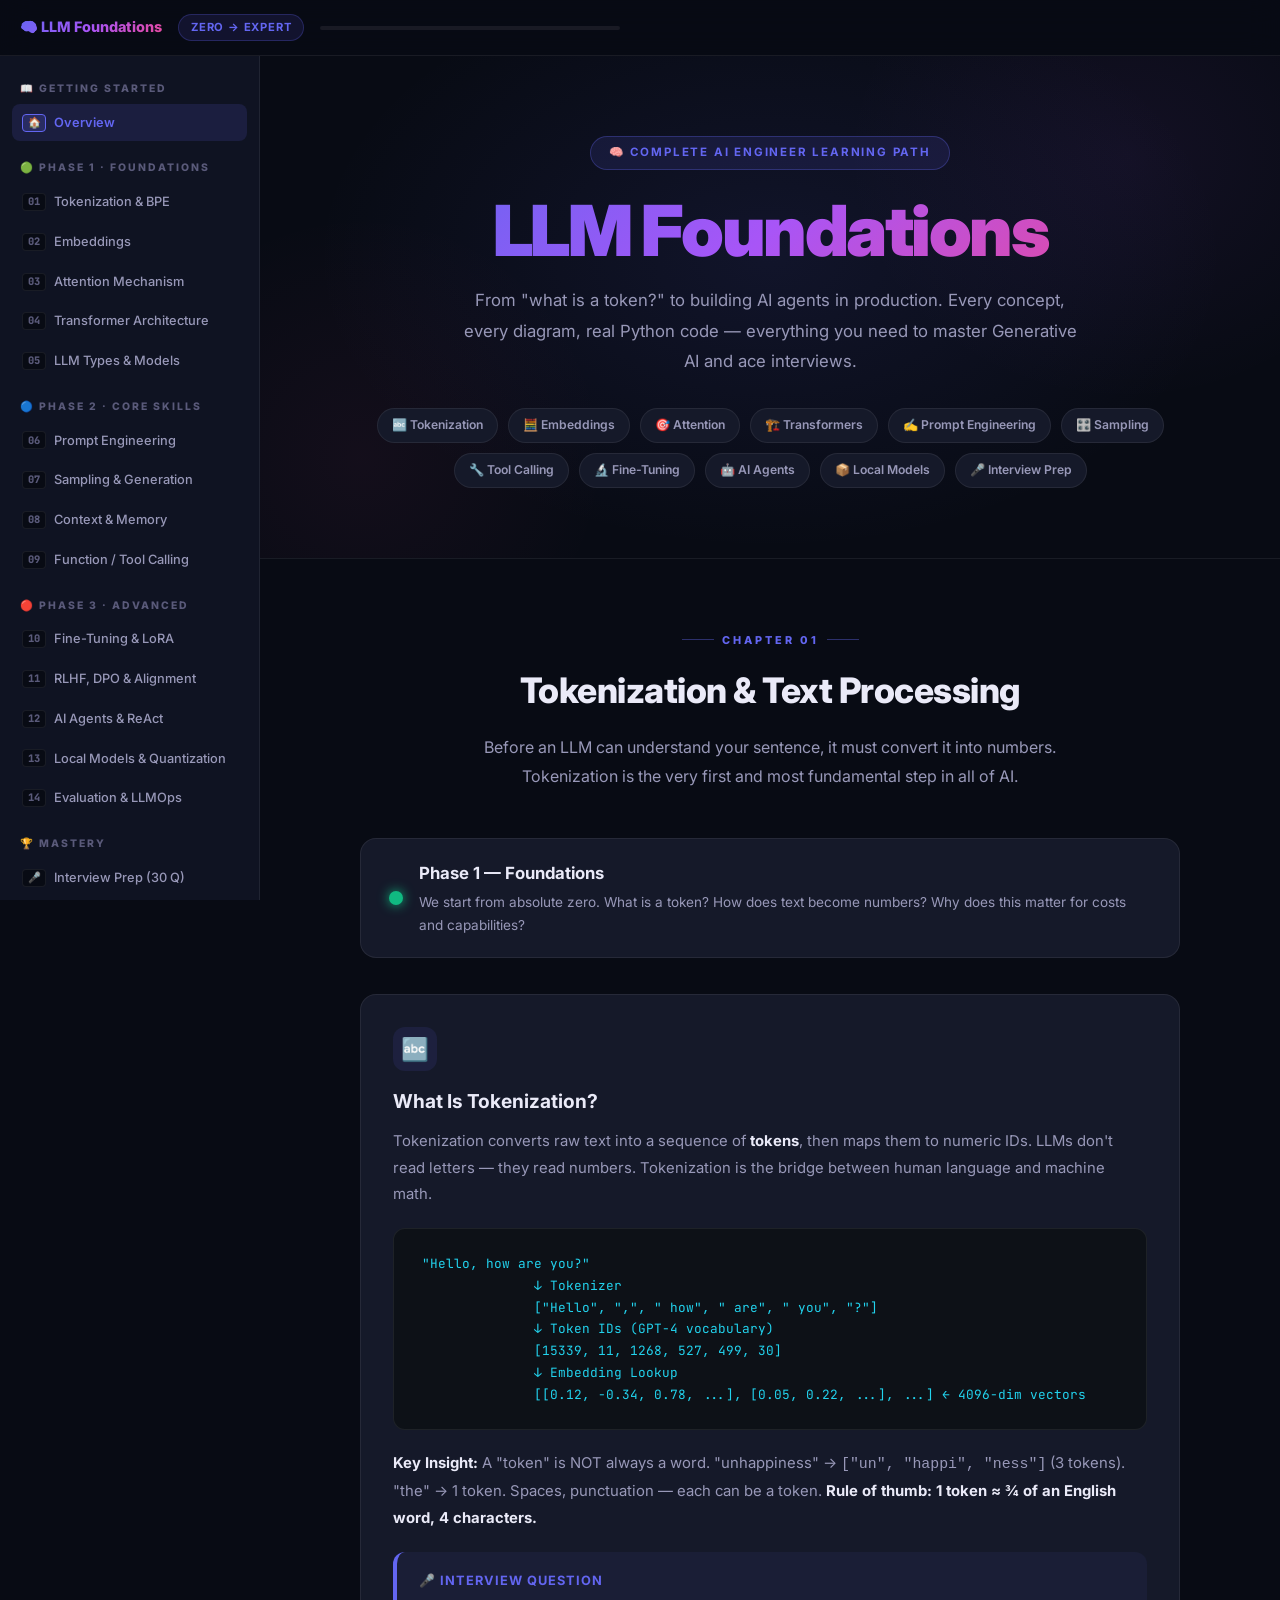
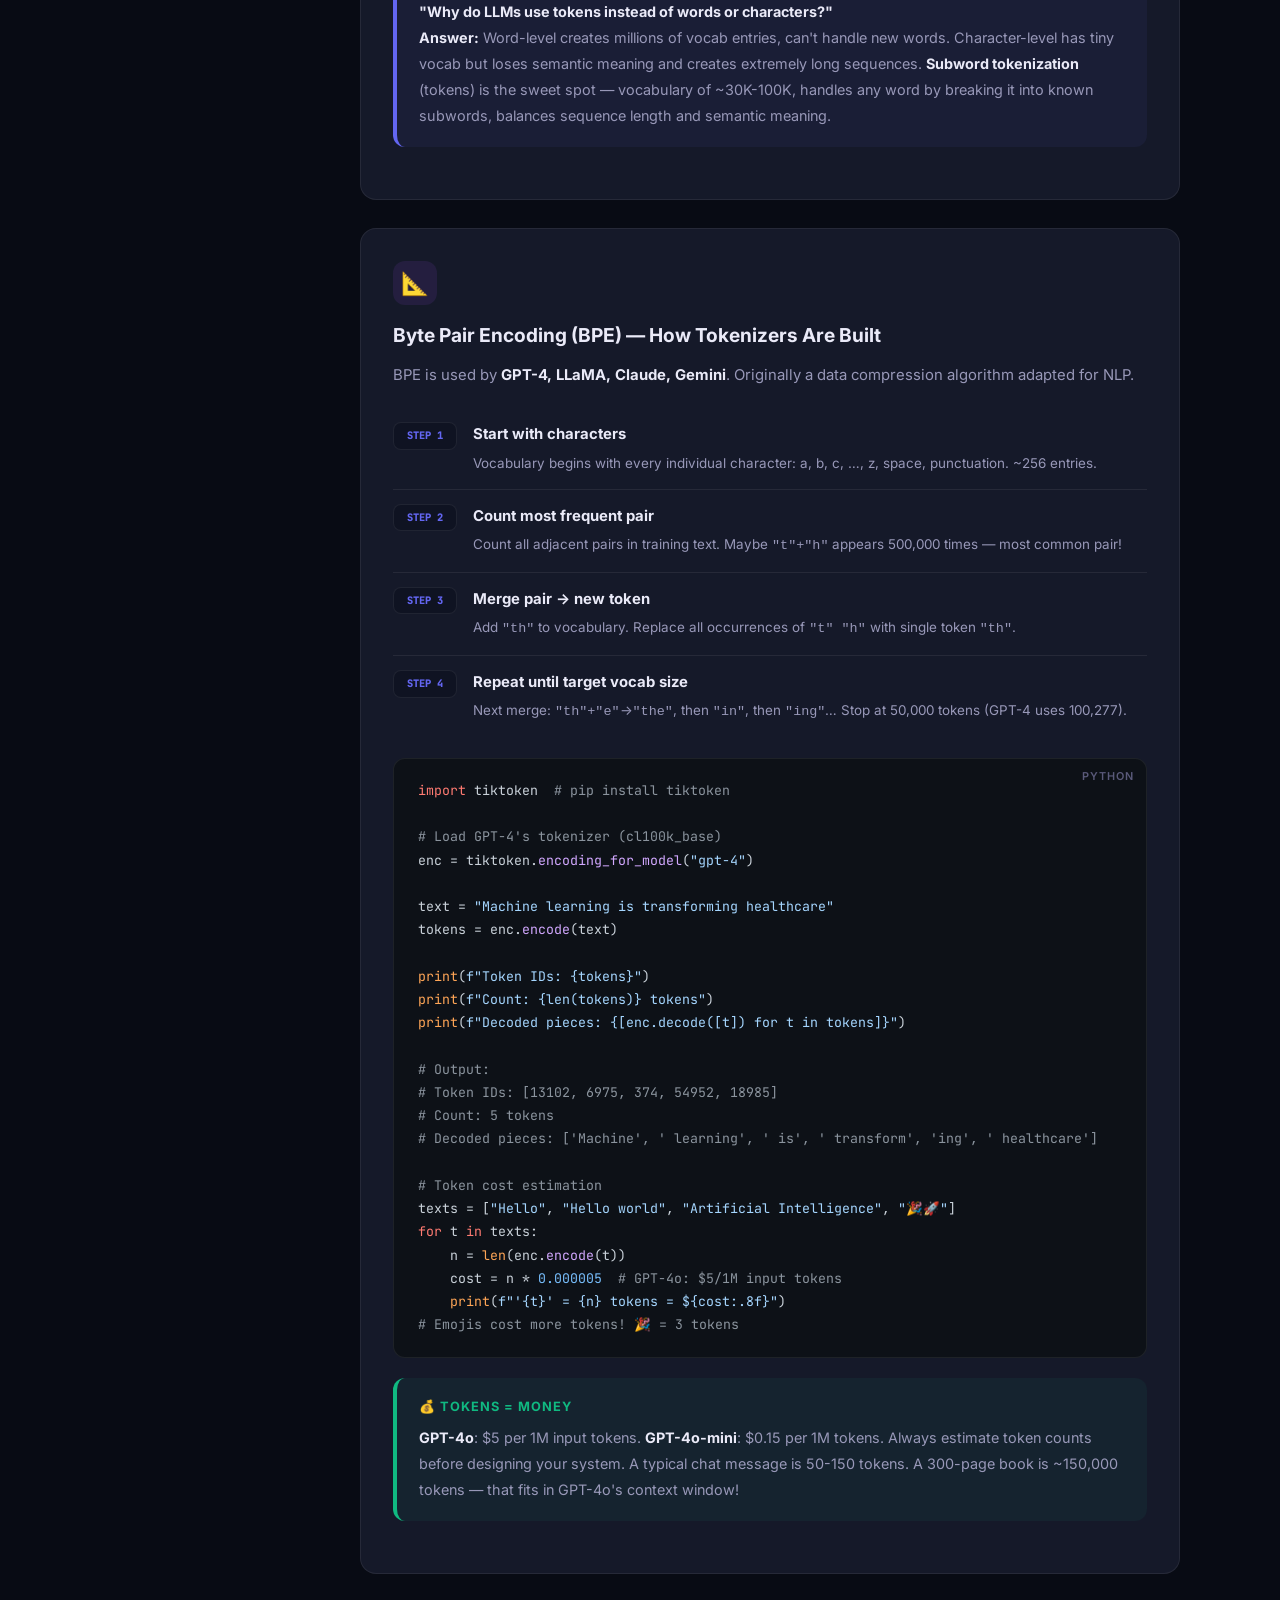
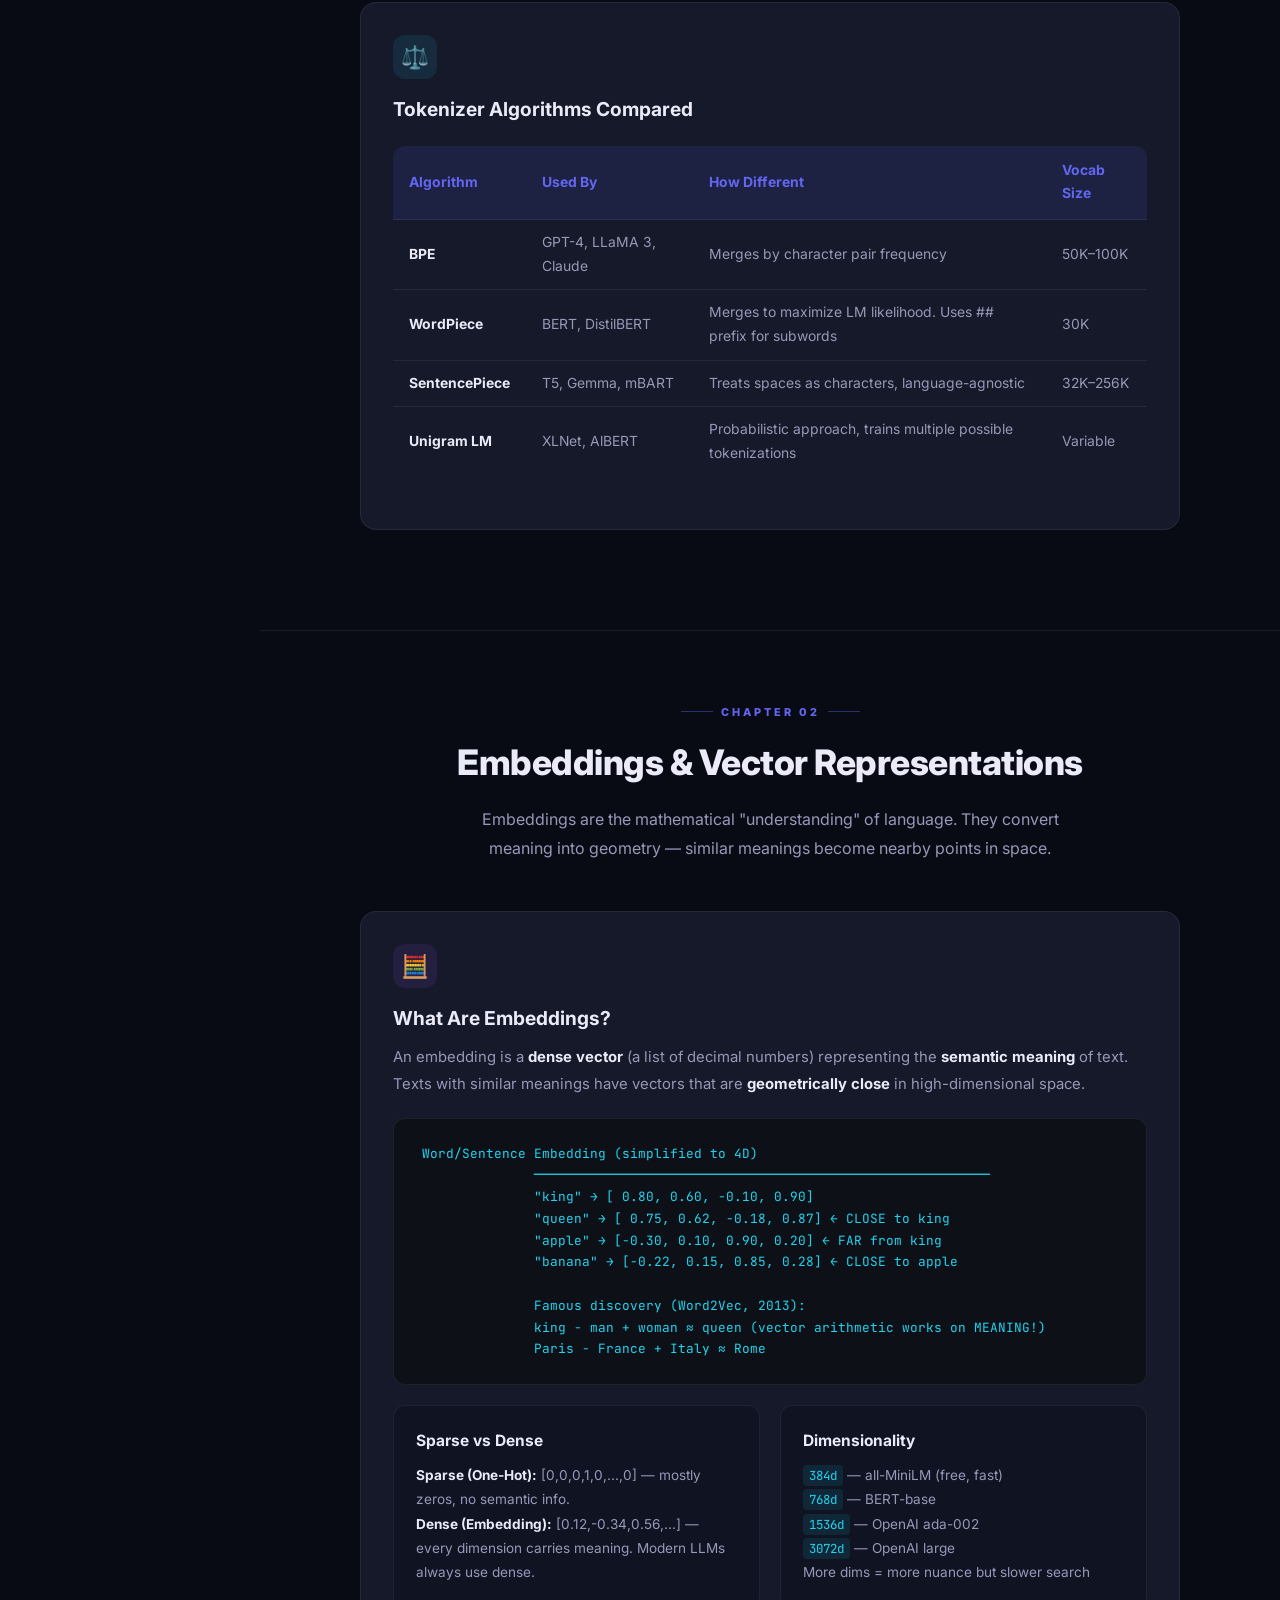
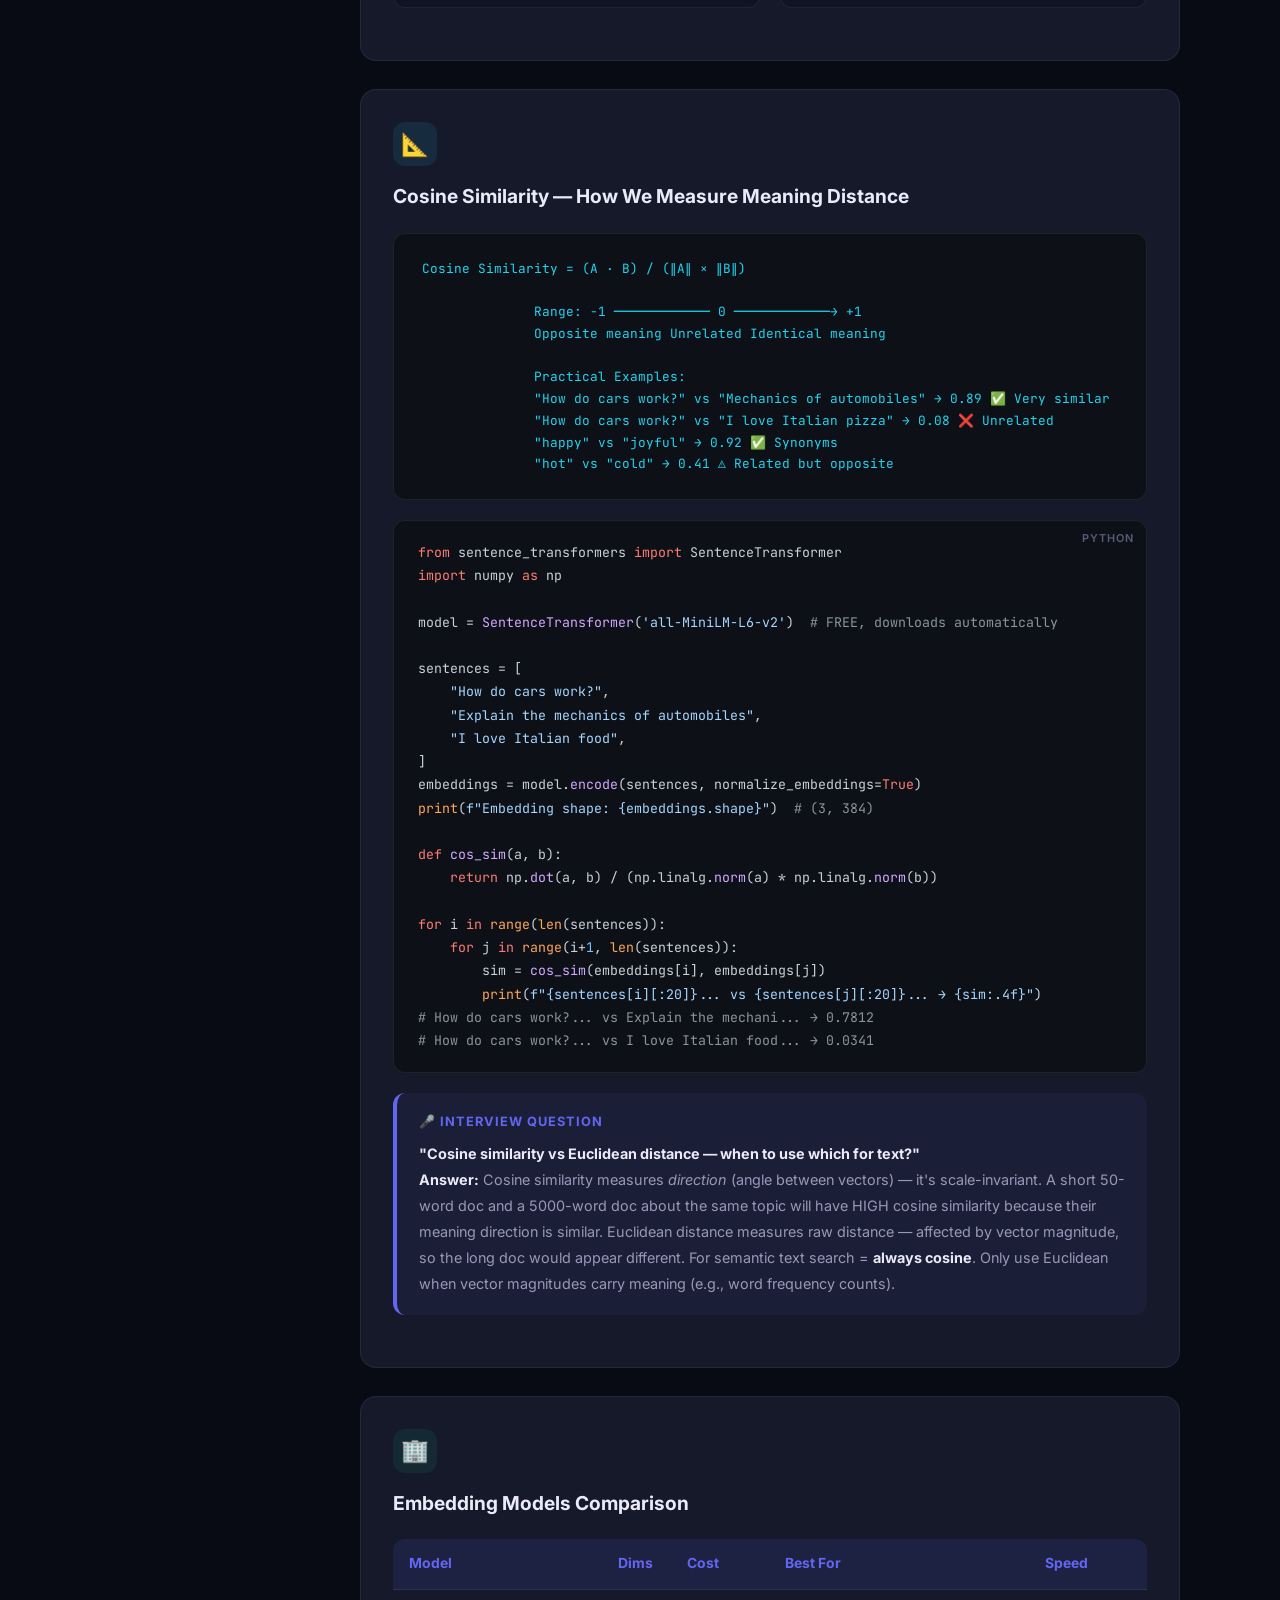
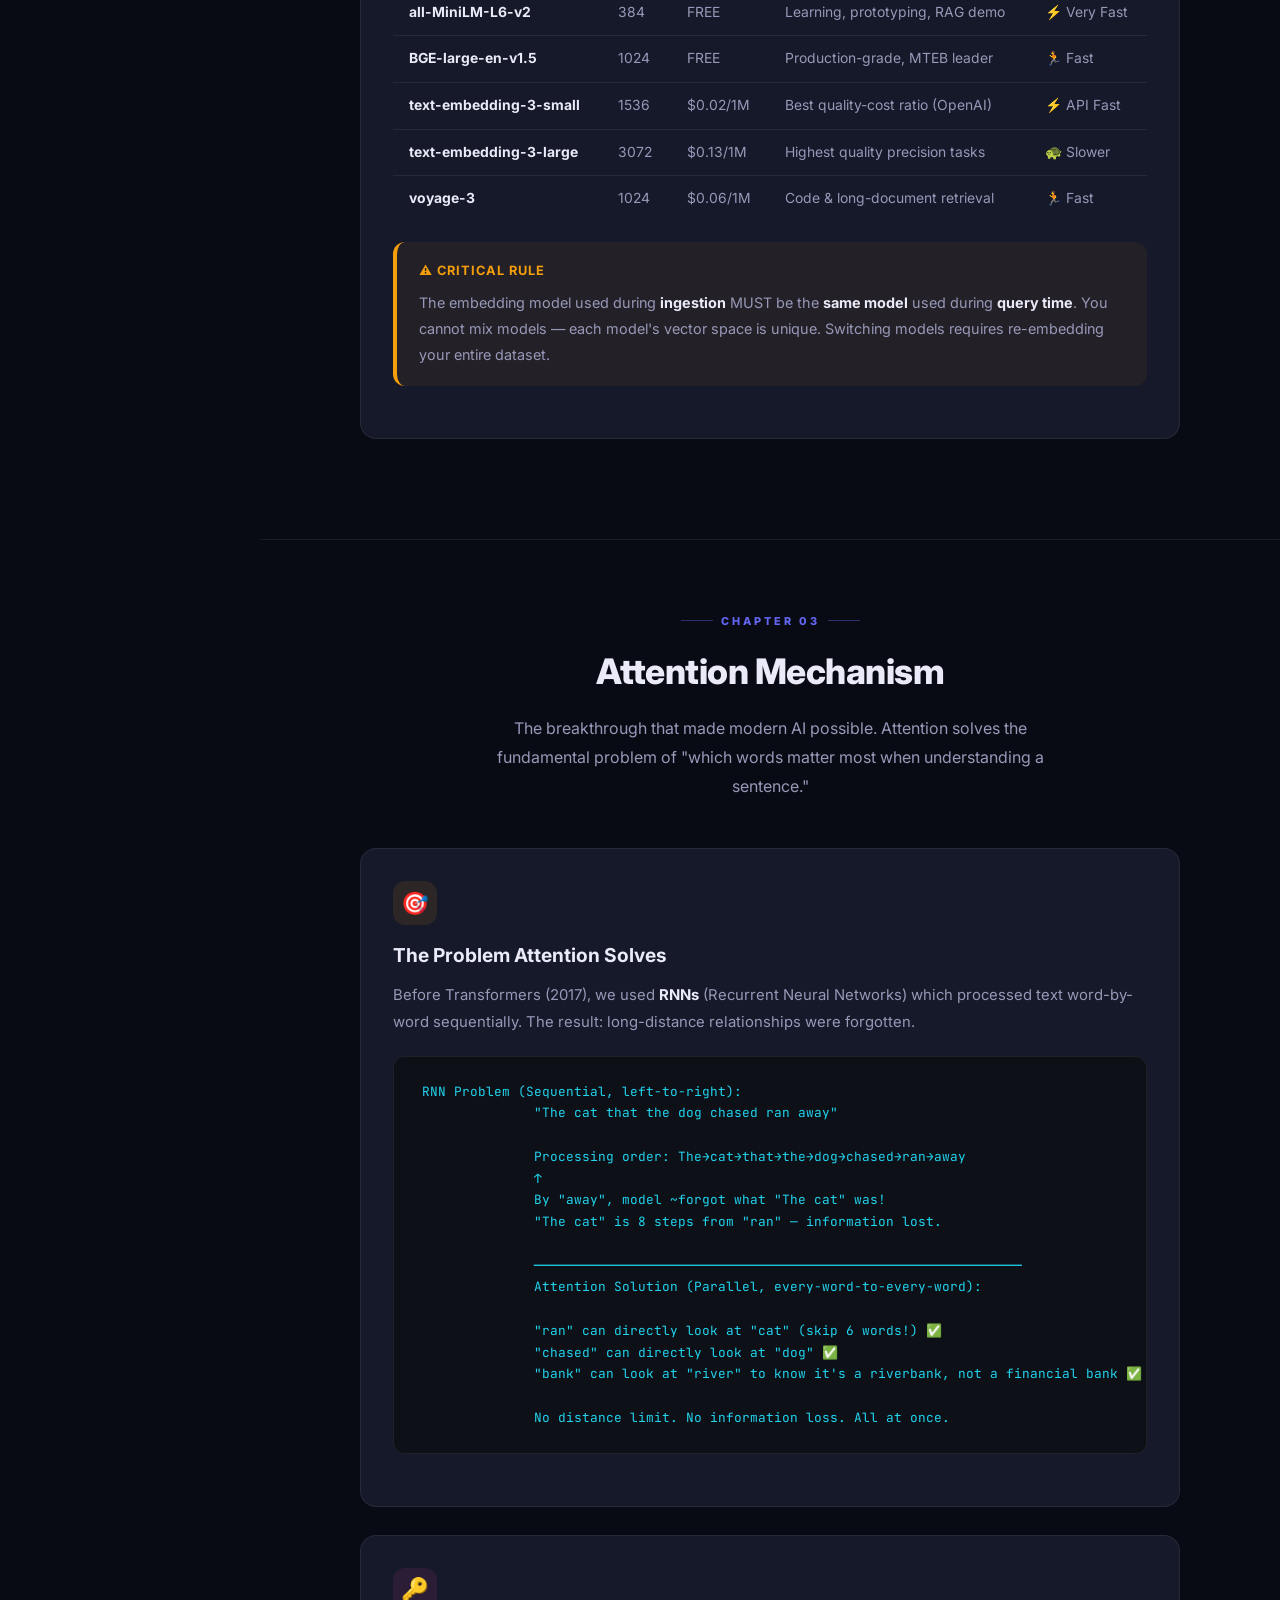
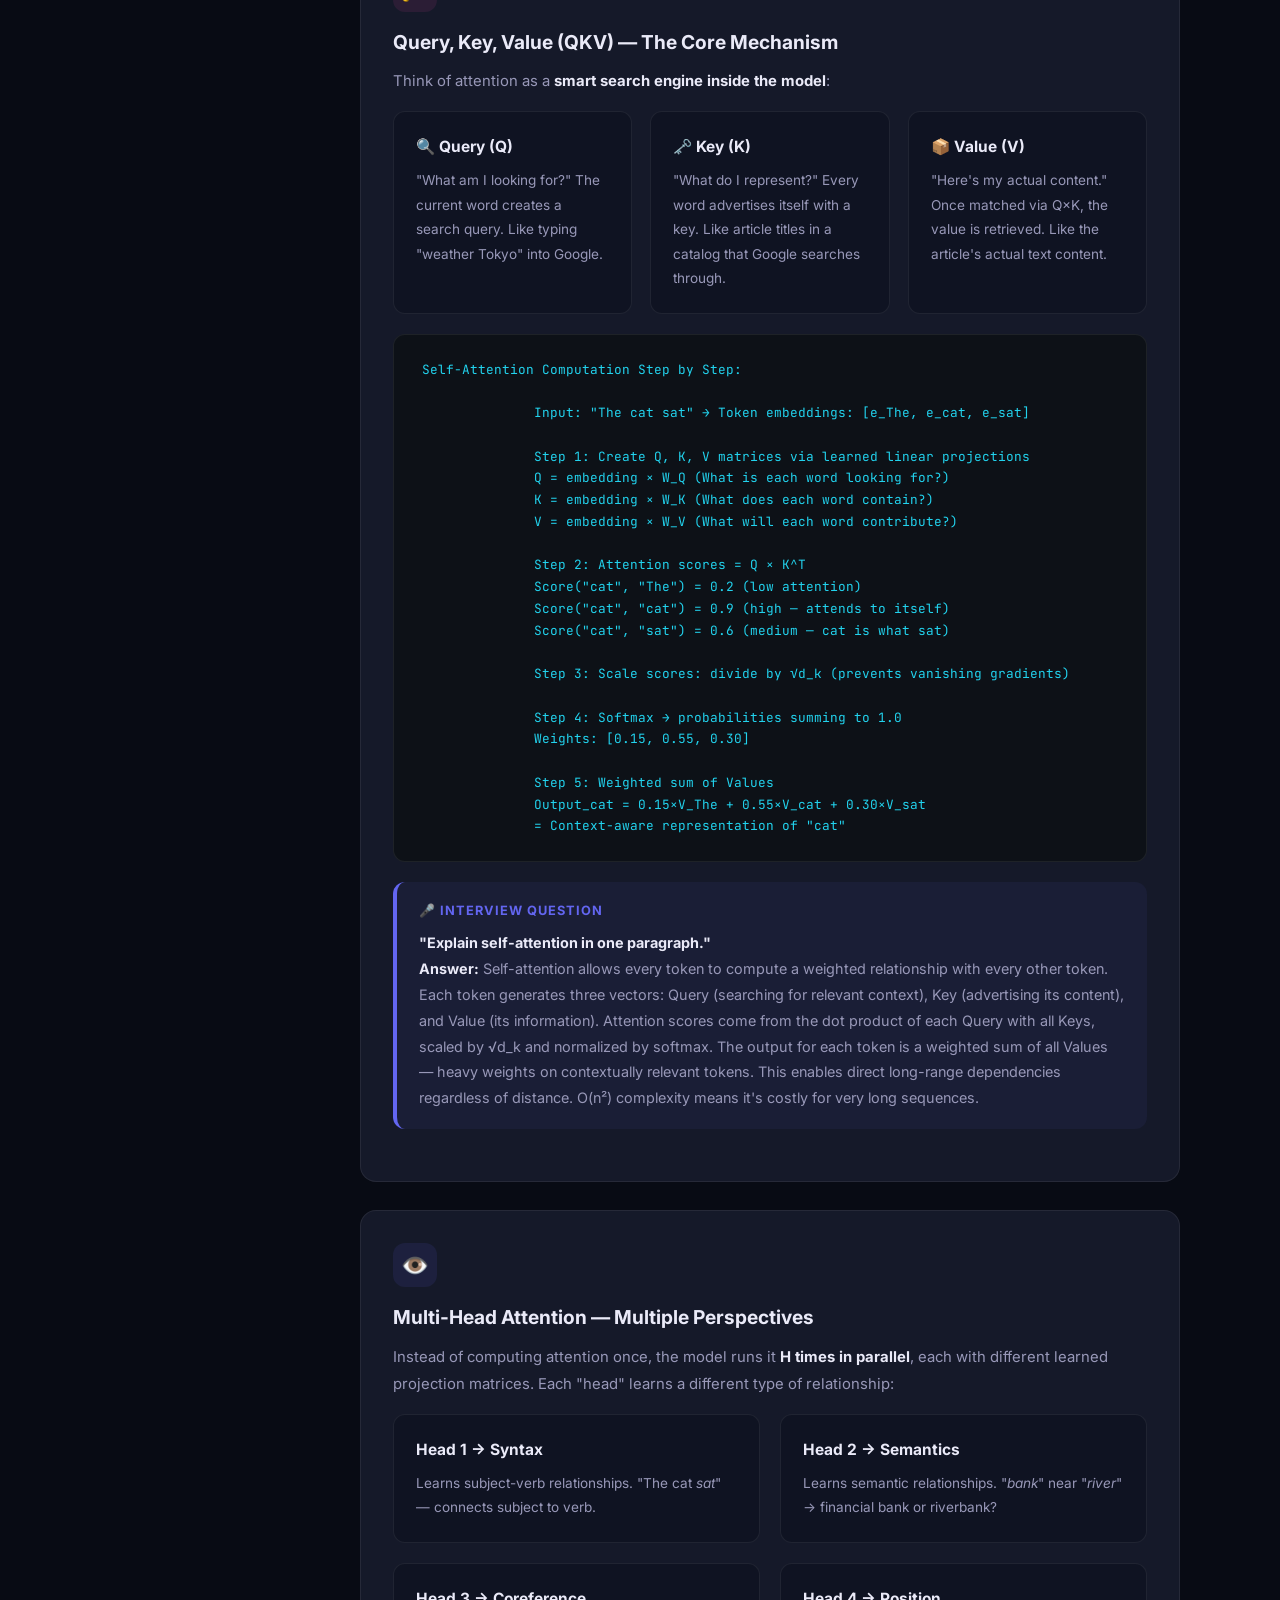
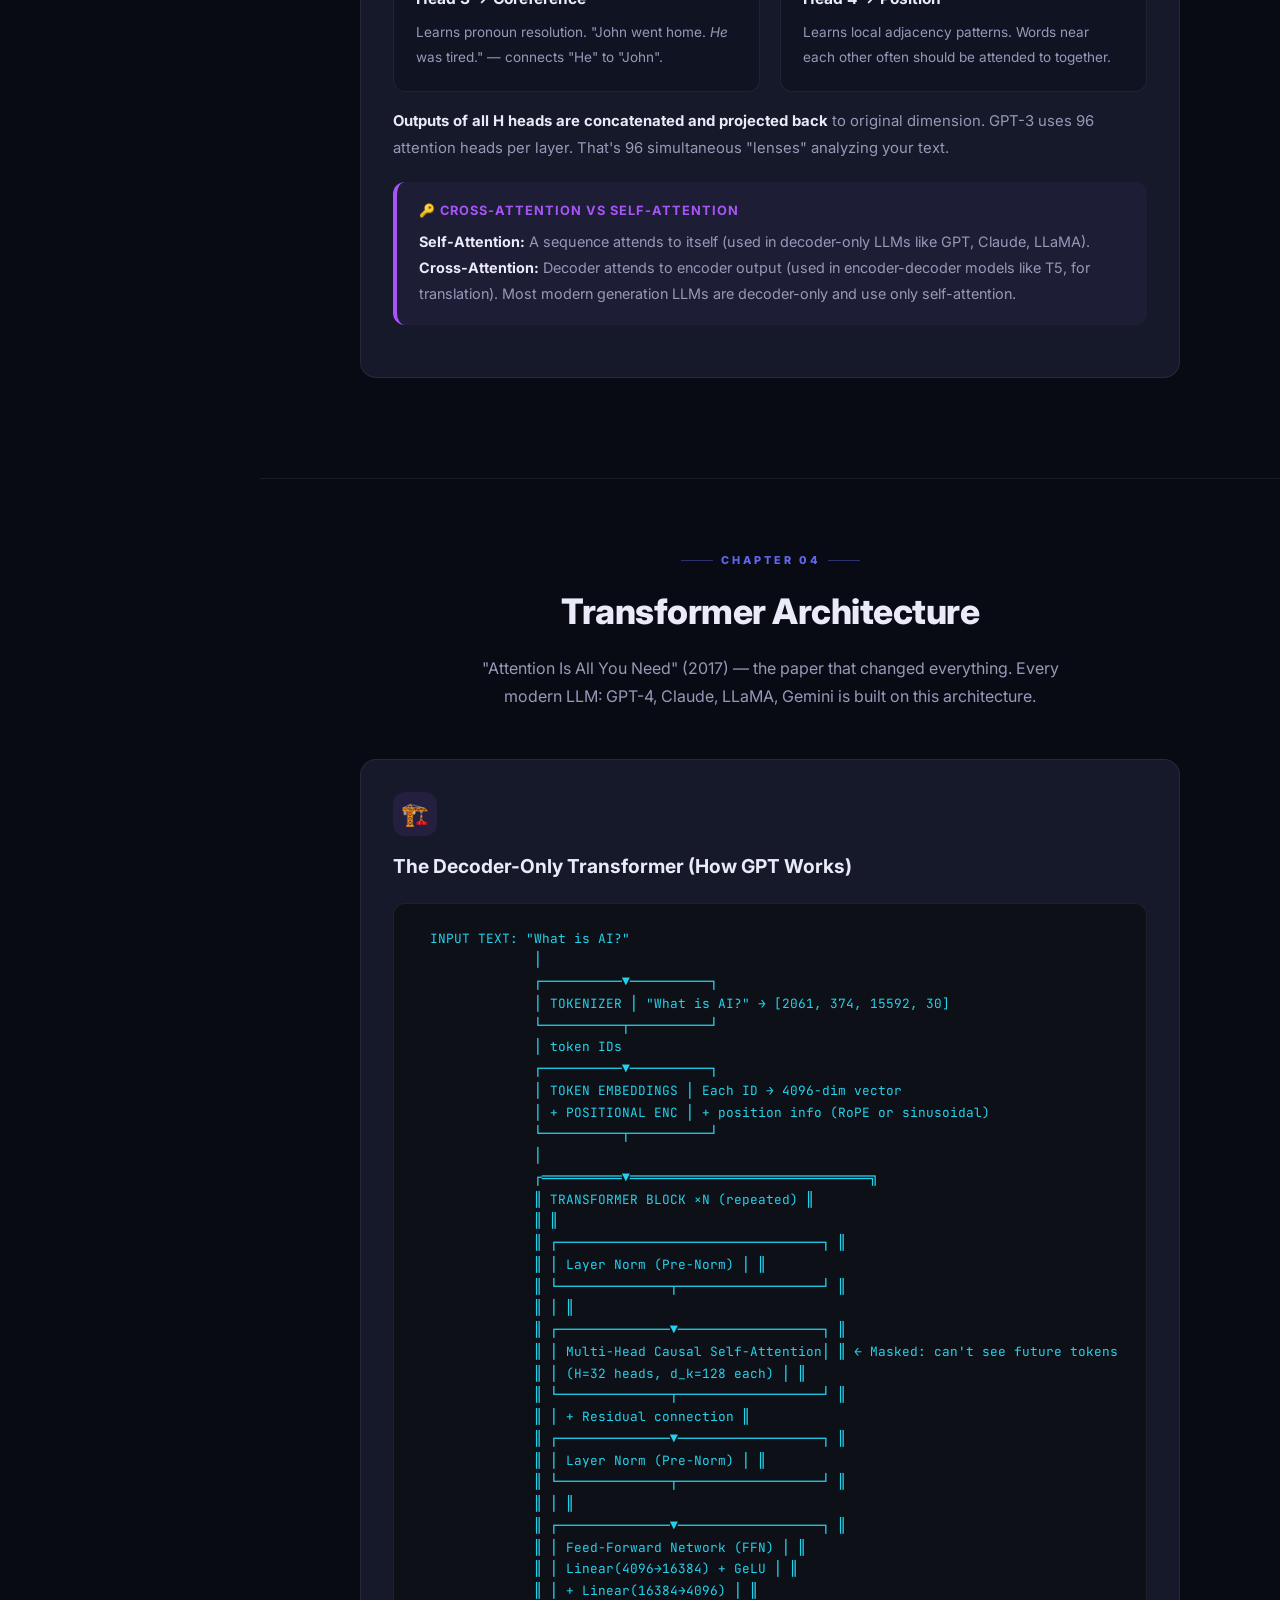
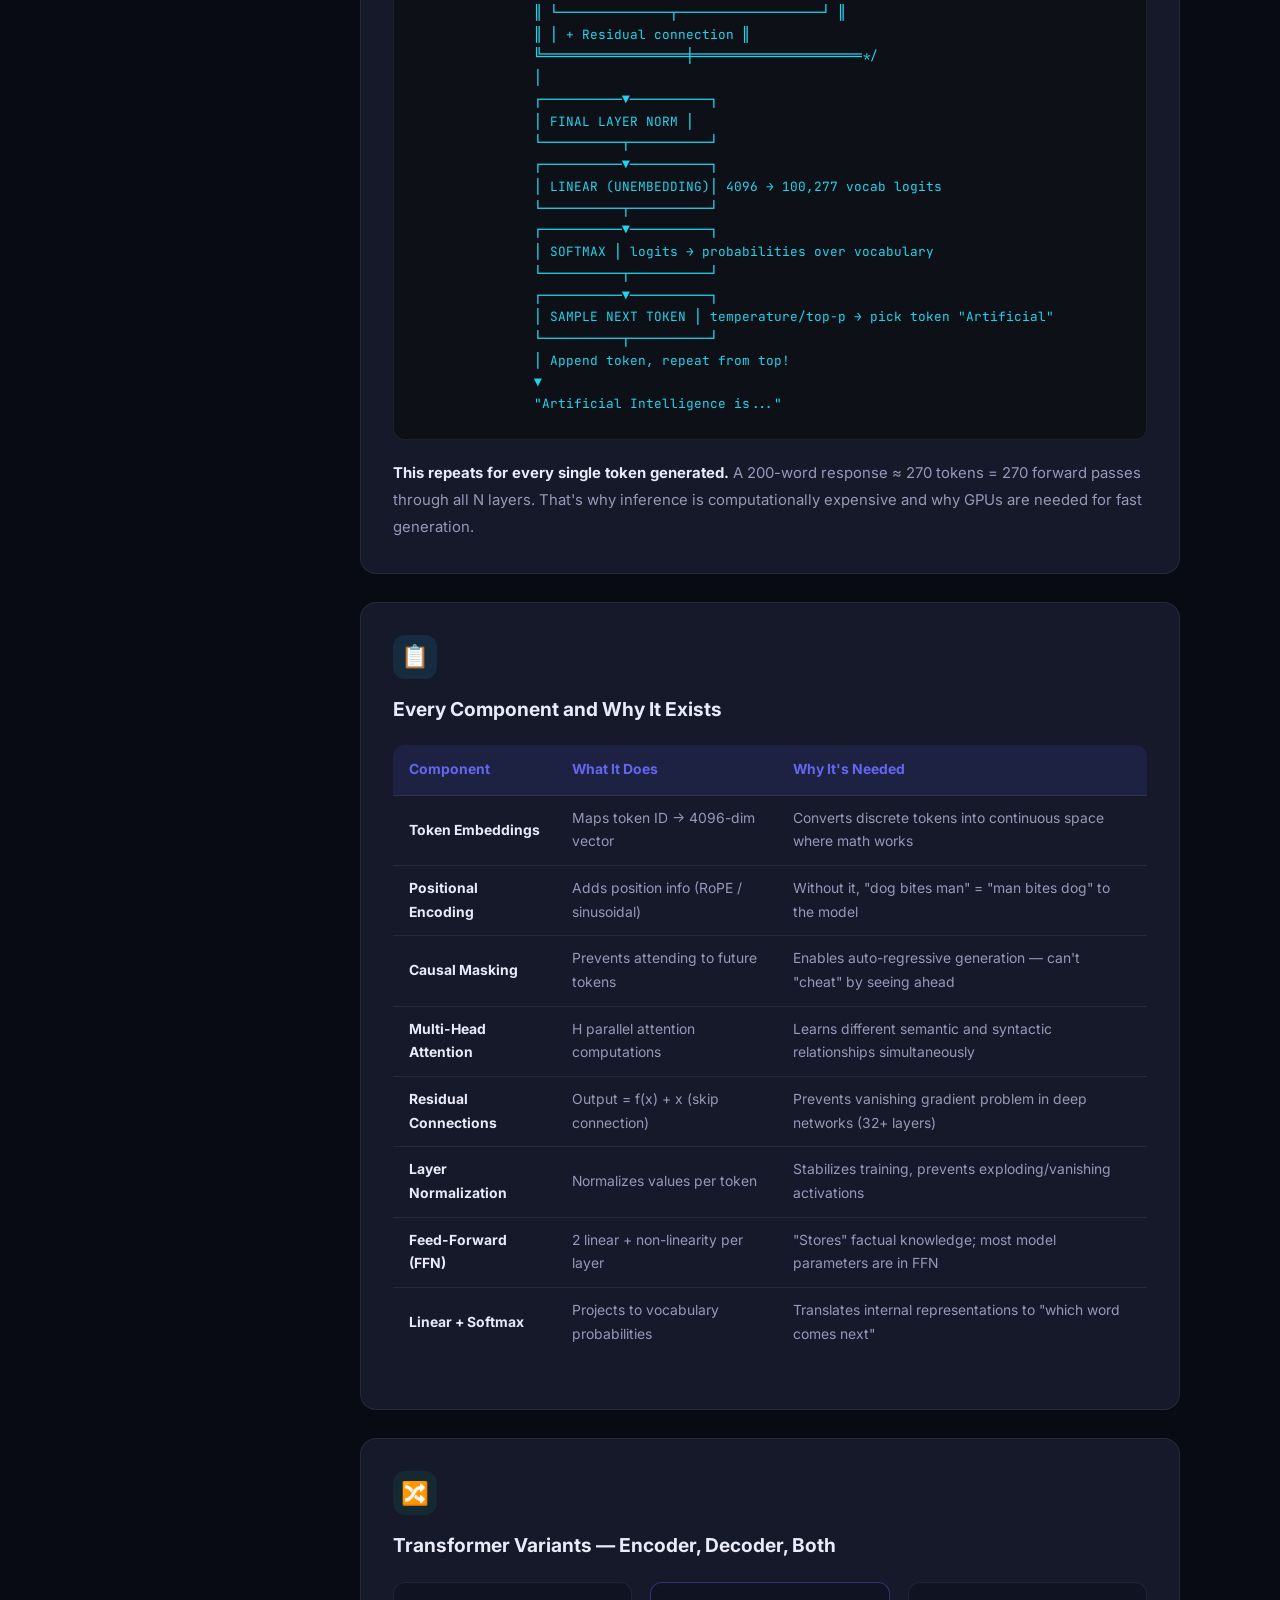
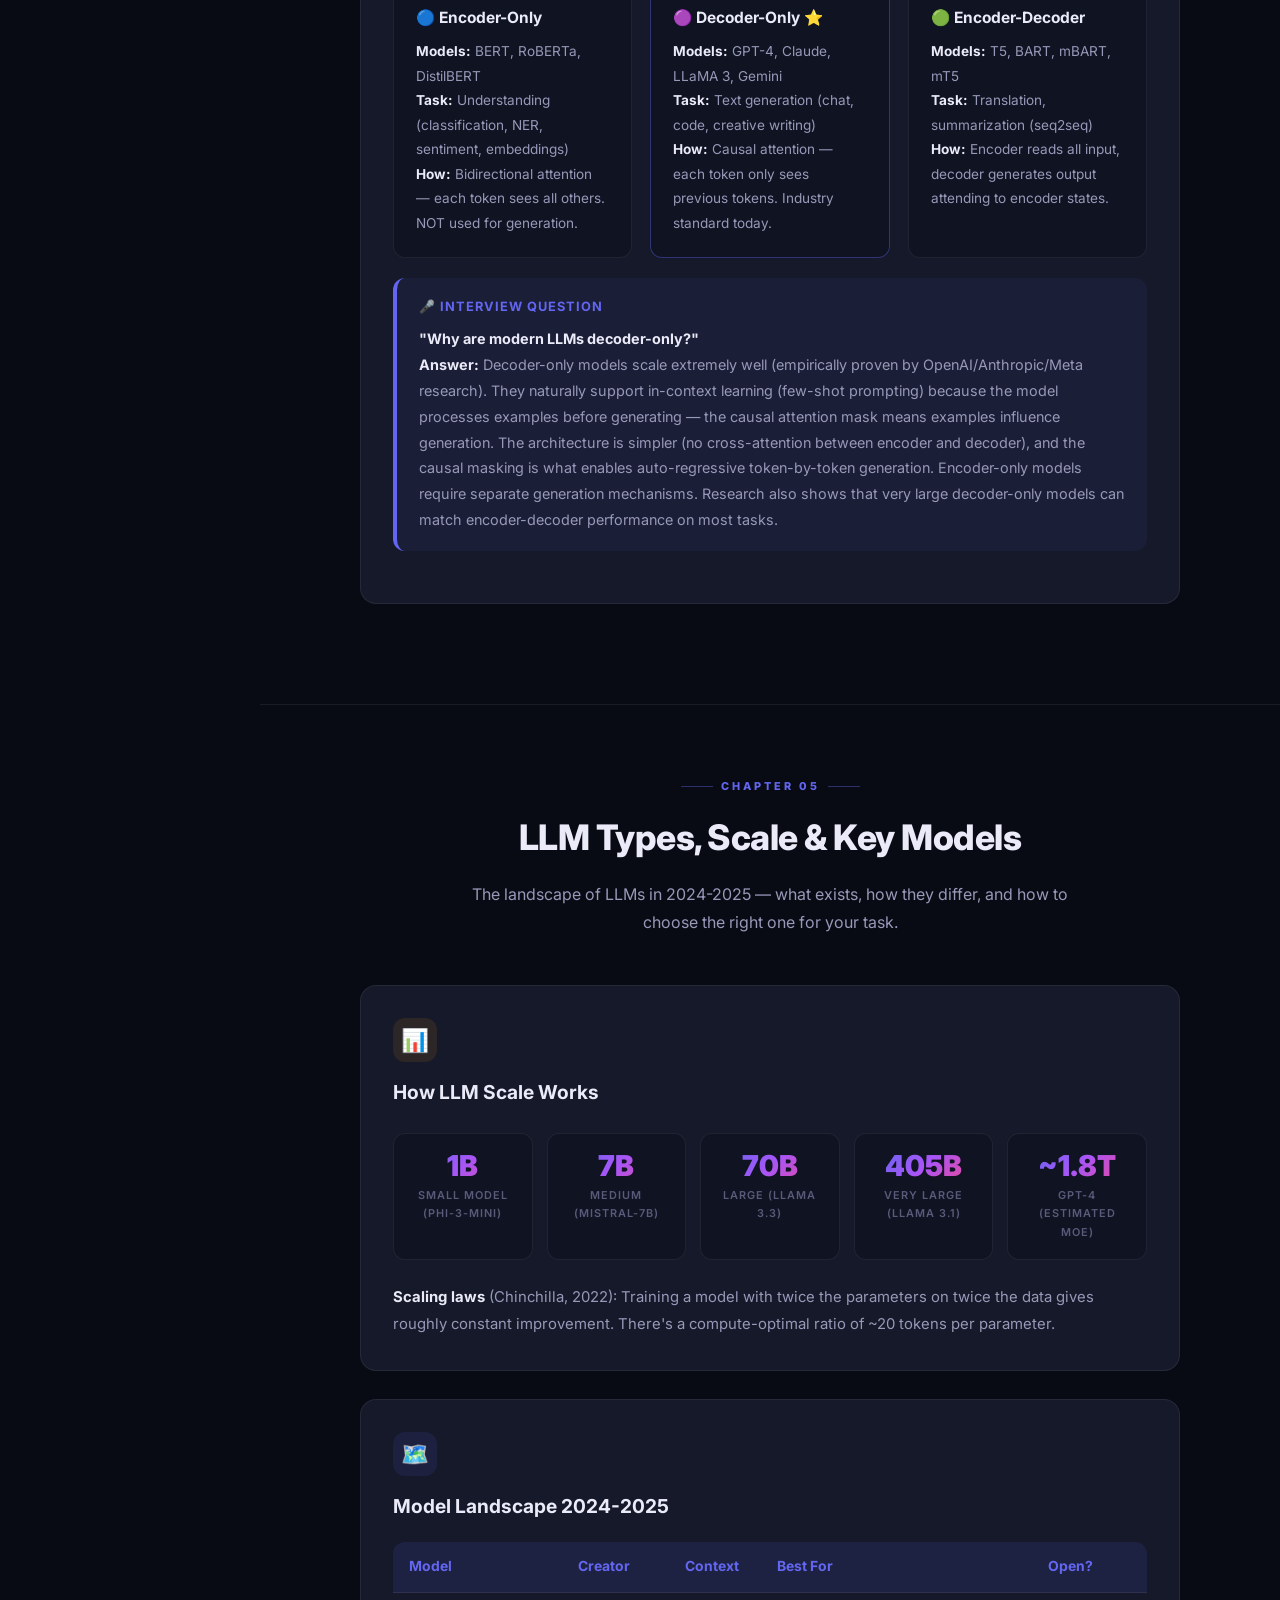
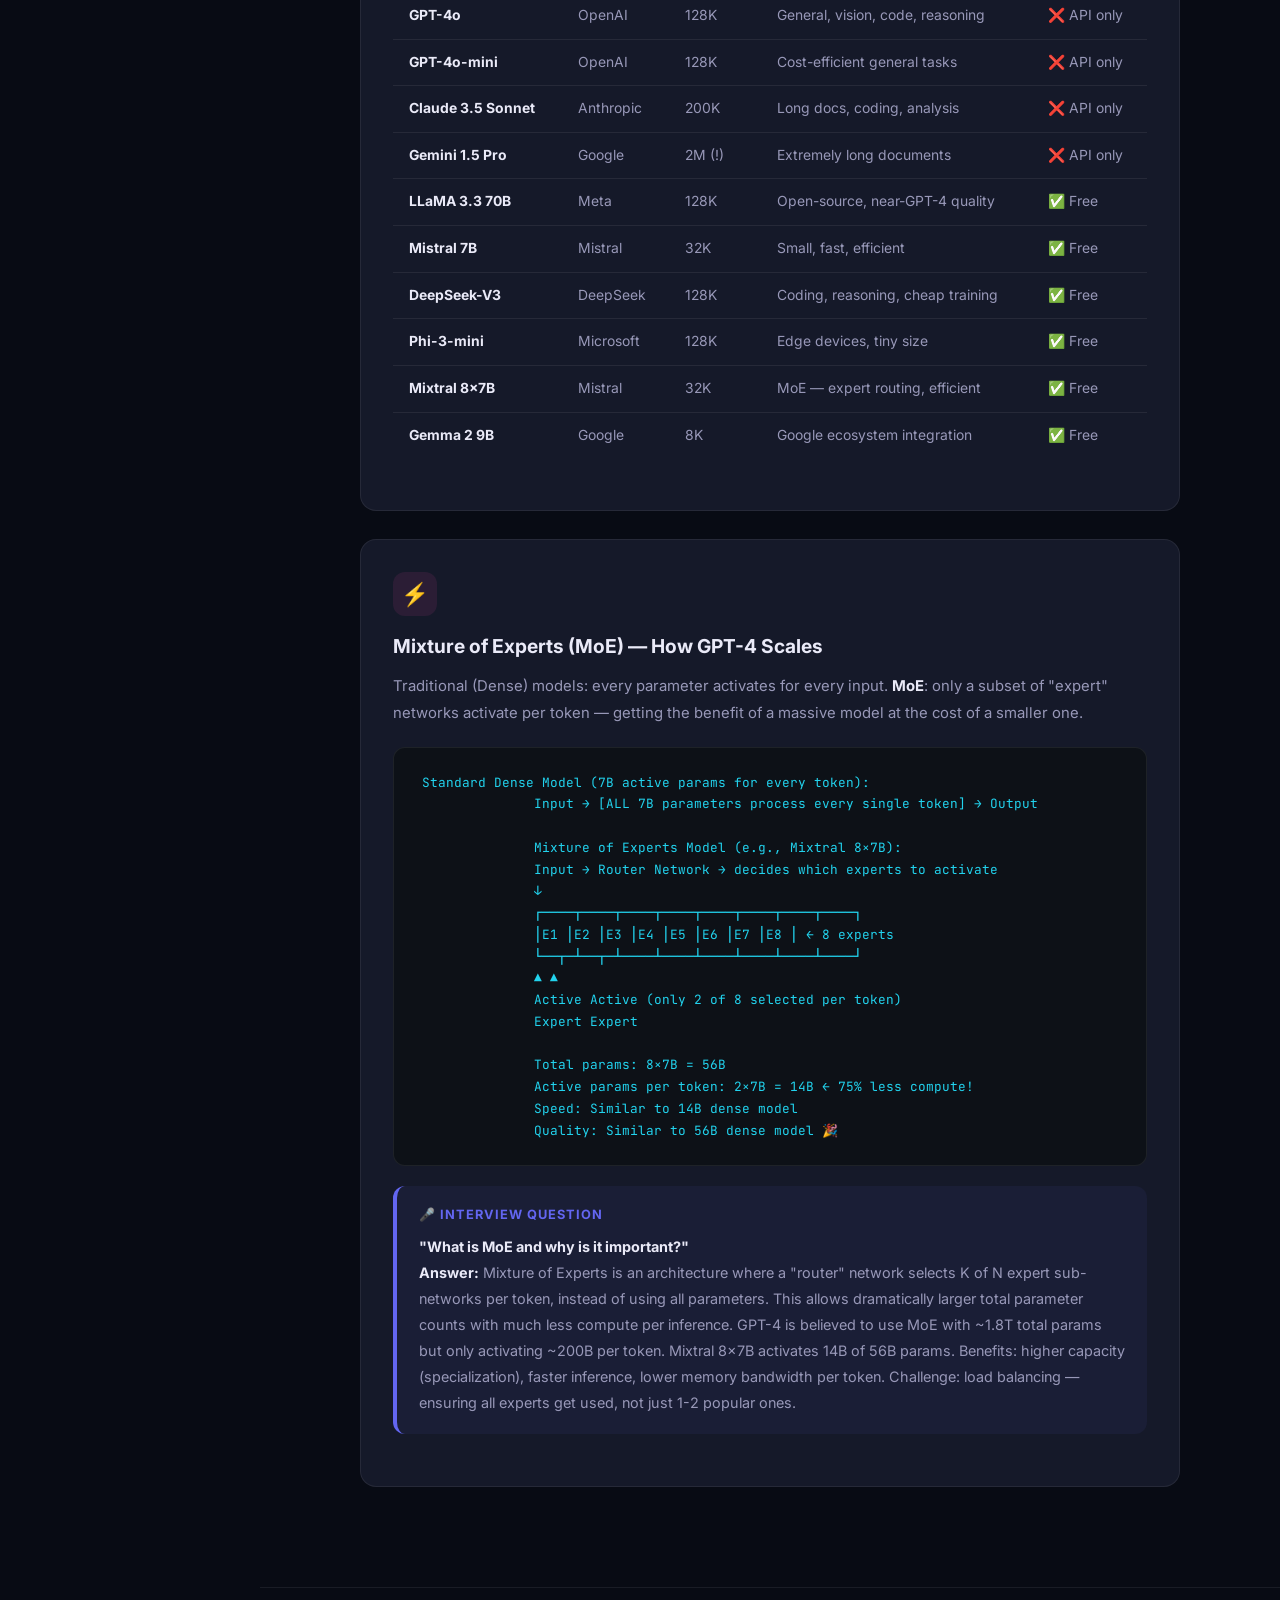
<file: LLM_netlify_deploy/index.html>
<!DOCTYPE html>
<html lang="en">

<head>
  <meta charset="UTF-8">
  <meta name="viewport" content="width=device-width, initial-scale=1.0">
  <title>LLM Foundations — Complete GenAI Learning Platform</title>
  <meta name="description"
    content="Master every LLM concept from tokenization to AI agents. Complete interactive guide with Python code, diagrams, and interview prep for GenAI engineers.">
  <link rel="stylesheet" href="styles.css">
</head>

<body>

  <!-- ════════════ TOP HEADER ════════════ -->
  <header class="top-header">
    <button class="nav-toggle" id="navToggle" aria-label="Toggle navigation">☰</button>
    <div class="header-brand">🧠 LLM Foundations</div>
    <div class="header-badge">Zero → Expert</div>
    <div class="header-progress-wrap">
      <div class="header-progress-bar" id="readingProgress"></div>
    </div>
  </header>

  <!-- ════════════ LAYOUT ════════════ -->
  <div class="layout">

    <!-- ── Sidebar ─────────────────────────── -->
    <nav class="sidebar" id="sidebar">
      <span class="sidebar-phase">📖 Getting Started</span>
      <a href="#hero" class="sidebar-link active"><span class="ch-num">🏠</span>Overview</a>

      <span class="sidebar-phase">🟢 Phase 1 · Foundations</span>
      <a href="#tokenization" class="sidebar-link"><span class="ch-num">01</span>Tokenization & BPE</a>
      <a href="#embeddings" class="sidebar-link"><span class="ch-num">02</span>Embeddings</a>
      <a href="#attention" class="sidebar-link"><span class="ch-num">03</span>Attention Mechanism</a>
      <a href="#transformers" class="sidebar-link"><span class="ch-num">04</span>Transformer Architecture</a>
      <a href="#llm-types" class="sidebar-link"><span class="ch-num">05</span>LLM Types & Models</a>

      <span class="sidebar-phase">🔵 Phase 2 · Core Skills</span>
      <a href="#prompts" class="sidebar-link"><span class="ch-num">06</span>Prompt Engineering</a>
      <a href="#sampling" class="sidebar-link"><span class="ch-num">07</span>Sampling & Generation</a>
      <a href="#context" class="sidebar-link"><span class="ch-num">08</span>Context & Memory</a>
      <a href="#tools" class="sidebar-link"><span class="ch-num">09</span>Function / Tool Calling</a>

      <span class="sidebar-phase">🔴 Phase 3 · Advanced</span>
      <a href="#finetuning" class="sidebar-link"><span class="ch-num">10</span>Fine-Tuning & LoRA</a>
      <a href="#alignment" class="sidebar-link"><span class="ch-num">11</span>RLHF, DPO & Alignment</a>
      <a href="#agents" class="sidebar-link"><span class="ch-num">12</span>AI Agents & ReAct</a>
      <a href="#local" class="sidebar-link"><span class="ch-num">13</span>Local Models & Quantization</a>
      <a href="#evaluation" class="sidebar-link"><span class="ch-num">14</span>Evaluation & LLMOps</a>

      <span class="sidebar-phase">🏆 Mastery</span>
      <a href="#interview" class="sidebar-link"><span class="ch-num">🎤</span>Interview Prep (30 Q)</a>
      <a href="#glossary" class="sidebar-link"><span class="ch-num">📚</span>Full Glossary</a>
    </nav>

    <!-- ── Main ───────────────────────────── -->
    <main class="main-content">

      <!-- ════ HERO ════ -->
      <section class="hero" id="hero">
        <div class="hero-inner">
          <div class="hero-badge">🧠 Complete AI Engineer Learning Path</div>
          <h1>LLM Foundations</h1>
          <p class="hero-sub">From "what is a token?" to building AI agents in production. Every concept, every diagram,
            real Python code — everything you need to master Generative AI and ace interviews.</p>
          <div class="hero-tags">
            <span class="hero-tag">🔤 Tokenization</span>
            <span class="hero-tag">🧮 Embeddings</span>
            <span class="hero-tag">🎯 Attention</span>
            <span class="hero-tag">🏗️ Transformers</span>
            <span class="hero-tag">✍️ Prompt Engineering</span>
            <span class="hero-tag">🎛️ Sampling</span>
            <span class="hero-tag">🔧 Tool Calling</span>
            <span class="hero-tag">🔬 Fine-Tuning</span>
            <span class="hero-tag">🤖 AI Agents</span>
            <span class="hero-tag">📦 Local Models</span>
            <span class="hero-tag">🎤 Interview Prep</span>
          </div>
        </div>
      </section>

      <!-- ════ CHAPTER 01: TOKENIZATION ════ -->
      <section class="section" id="tokenization">
        <div class="container">
          <div class="section-header reveal">
            <div class="section-chapter">Chapter 01</div>
            <h2 class="section-title">Tokenization & Text Processing</h2>
            <p class="section-desc">Before an LLM can understand your sentence, it must convert it into numbers.
              Tokenization is the very first and most fundamental step in all of AI.</p>
          </div>

          <div class="phase-banner reveal">
            <div class="phase-dot" style="color:#10b981;background:#10b981"></div>
            <div>
              <h3>Phase 1 — Foundations</h3>
              <p>We start from absolute zero. What is a token? How does text become numbers? Why does this matter for
                costs and capabilities?</p>
            </div>
          </div>

          <!-- What is Tokenization -->
          <div class="card reveal">
            <div class="card-icon" style="background:rgba(99,102,241,.1);color:var(--blue)">🔤</div>
            <h3>What Is Tokenization?</h3>
            <p>Tokenization converts raw text into a sequence of <strong>tokens</strong>, then maps them to numeric IDs.
              LLMs don't read letters — they read numbers. Tokenization is the bridge between human language and machine
              math.</p>
            <div class="diagram">"Hello, how are you?"
              ↓ Tokenizer
              ["Hello", ",", " how", " are", " you", "?"]
              ↓ Token IDs (GPT-4 vocabulary)
              [15339, 11, 1268, 527, 499, 30]
              ↓ Embedding Lookup
              [[0.12, -0.34, 0.78, ...], [0.05, 0.22, ...], ...] ← 4096-dim vectors</div>
            <p style="margin-top:12px"><strong>Key Insight:</strong> A "token" is NOT always a word. "unhappiness" →
              <code>["un", "happi", "ness"]</code> (3 tokens). "the" → 1 token. Spaces, punctuation — each can be a
              token. <strong>Rule of thumb: 1 token ≈ ¾ of an English word, 4 characters.</strong></p>
            <div class="callout interview">
              <div class="callout-title">🎤 Interview Question</div>
              <p><strong>"Why do LLMs use tokens instead of words or characters?"</strong></p>
              <p><strong>Answer:</strong> Word-level creates millions of vocab entries, can't handle new words.
                Character-level has tiny vocab but loses semantic meaning and creates extremely long sequences.
                <strong>Subword tokenization</strong> (tokens) is the sweet spot — vocabulary of ~30K-100K, handles any
                word by breaking it into known subwords, balances sequence length and semantic meaning.</p>
            </div>
          </div>

          <!-- BPE Algorithm -->
          <div class="card reveal">
            <div class="card-icon" style="background:rgba(168,85,247,.1);color:var(--purple)">📐</div>
            <h3>Byte Pair Encoding (BPE) — How Tokenizers Are Built</h3>
            <p>BPE is used by <strong>GPT-4, LLaMA, Claude, Gemini</strong>. Originally a data compression algorithm
              adapted for NLP.</p>
            <div class="timeline">
              <div class="timeline-item">
                <div class="tl-badge">STEP 1</div>
                <div class="tl-body">
                  <h4>Start with characters</h4>
                  <p>Vocabulary begins with every individual character: a, b, c, …, z, space, punctuation. ~256 entries.
                  </p>
                </div>
              </div>
              <div class="timeline-item">
                <div class="tl-badge">STEP 2</div>
                <div class="tl-body">
                  <h4>Count most frequent pair</h4>
                  <p>Count all adjacent pairs in training text. Maybe <code>"t"+"h"</code> appears 500,000 times — most
                    common pair!</p>
                </div>
              </div>
              <div class="timeline-item">
                <div class="tl-badge">STEP 3</div>
                <div class="tl-body">
                  <h4>Merge pair → new token</h4>
                  <p>Add <code>"th"</code> to vocabulary. Replace all occurrences of <code>"t" "h"</code> with single
                    token <code>"th"</code>.</p>
                </div>
              </div>
              <div class="timeline-item">
                <div class="tl-badge">STEP 4</div>
                <div class="tl-body">
                  <h4>Repeat until target vocab size</h4>
                  <p>Next merge: <code>"th"+"e"</code>→<code>"the"</code>, then <code>"in"</code>, then
                    <code>"ing"</code>… Stop at 50,000 tokens (GPT-4 uses 100,277).</p>
                </div>
              </div>
            </div>
            <div class="code-block">
              <span class="code-label">Python</span>
              <code><span class="kw">import</span> tiktoken  <span class="cm"># pip install tiktoken</span>

<span class="cm"># Load GPT-4's tokenizer (cl100k_base)</span>
enc = tiktoken.<span class="fn">encoding_for_model</span>(<span class="st">"gpt-4"</span>)

text = <span class="st">"Machine learning is transforming healthcare"</span>
tokens = enc.<span class="fn">encode</span>(text)

<span class="bi">print</span>(<span class="st">f"Token IDs: {tokens}"</span>)
<span class="bi">print</span>(<span class="st">f"Count: {len(tokens)} tokens"</span>)
<span class="bi">print</span>(<span class="st">f"Decoded pieces: {[enc.decode([t]) for t in tokens]}"</span>)

<span class="cm"># Output:
# Token IDs: [13102, 6975, 374, 54952, 18985]
# Count: 5 tokens
# Decoded pieces: ['Machine', ' learning', ' is', ' transform', 'ing', ' healthcare']</span>

<span class="cm"># Token cost estimation</span>
texts = [<span class="st">"Hello"</span>, <span class="st">"Hello world"</span>, <span class="st">"Artificial Intelligence"</span>, <span class="st">"🎉🚀"</span>]
<span class="kw">for</span> t <span class="kw">in</span> texts:
    n = <span class="bi">len</span>(enc.<span class="fn">encode</span>(t))
    cost = n * <span class="nm">0.000005</span>  <span class="cm"># GPT-4o: $5/1M input tokens</span>
    <span class="bi">print</span>(<span class="st">f"'{t}' = {n} tokens = ${cost:.8f}"</span>)
<span class="cm"># Emojis cost more tokens! 🎉 = 3 tokens</span></code>
            </div>
            <div class="callout tip">
              <div class="callout-title">💰 Tokens = Money</div>
              <p><strong>GPT-4o</strong>: $5 per 1M input tokens. <strong>GPT-4o-mini</strong>: $0.15 per 1M tokens.
                Always estimate token counts before designing your system. A typical chat message is 50-150 tokens. A
                300-page book is ~150,000 tokens — that fits in GPT-4o's context window!</p>
            </div>
          </div>

          <!-- Tokenizer Comparison -->
          <div class="card reveal">
            <div class="card-icon" style="background:rgba(34,211,238,.1);color:var(--cyan)">⚖️</div>
            <h3>Tokenizer Algorithms Compared</h3>
            <div class="table-wrap">
              <table>
                <thead>
                  <tr>
                    <th>Algorithm</th>
                    <th>Used By</th>
                    <th>How Different</th>
                    <th>Vocab Size</th>
                  </tr>
                </thead>
                <tbody>
                  <tr>
                    <td><strong>BPE</strong></td>
                    <td>GPT-4, LLaMA 3, Claude</td>
                    <td>Merges by character pair frequency</td>
                    <td>50K–100K</td>
                  </tr>
                  <tr>
                    <td><strong>WordPiece</strong></td>
                    <td>BERT, DistilBERT</td>
                    <td>Merges to maximize LM likelihood. Uses ## prefix for subwords</td>
                    <td>30K</td>
                  </tr>
                  <tr>
                    <td><strong>SentencePiece</strong></td>
                    <td>T5, Gemma, mBART</td>
                    <td>Treats spaces as characters, language-agnostic</td>
                    <td>32K–256K</td>
                  </tr>
                  <tr>
                    <td><strong>Unigram LM</strong></td>
                    <td>XLNet, AlBERT</td>
                    <td>Probabilistic approach, trains multiple possible tokenizations</td>
                    <td>Variable</td>
                  </tr>
                </tbody>
              </table>
            </div>
          </div>
        </div>
      </section>

      <!-- ════ CHAPTER 02: EMBEDDINGS ════ -->
      <section class="section" id="embeddings">
        <div class="container">
          <div class="section-header reveal">
            <div class="section-chapter">Chapter 02</div>
            <h2 class="section-title">Embeddings & Vector Representations</h2>
            <p class="section-desc">Embeddings are the mathematical "understanding" of language. They convert meaning
              into geometry — similar meanings become nearby points in space.</p>
          </div>

          <div class="card reveal">
            <div class="card-icon" style="background:rgba(168,85,247,.1);color:var(--purple)">🧮</div>
            <h3>What Are Embeddings?</h3>
            <p>An embedding is a <strong>dense vector</strong> (a list of decimal numbers) representing the
              <strong>semantic meaning</strong> of text. Texts with similar meanings have vectors that are
              <strong>geometrically close</strong> in high-dimensional space.</p>
            <div class="diagram">Word/Sentence Embedding (simplified to 4D)
              ─────────────────────────────────────────────────────────
              "king" → [ 0.80, 0.60, -0.10, 0.90]
              "queen" → [ 0.75, 0.62, -0.18, 0.87] ← CLOSE to king
              "apple" → [-0.30, 0.10, 0.90, 0.20] ← FAR from king
              "banana" → [-0.22, 0.15, 0.85, 0.28] ← CLOSE to apple

              Famous discovery (Word2Vec, 2013):
              king - man + woman ≈ queen (vector arithmetic works on MEANING!)
              Paris - France + Italy ≈ Rome</div>
            <div class="grid-2" style="margin-top:20px">
              <div class="mini-card">
                <h4>Sparse vs Dense</h4>
                <p><strong>Sparse (One-Hot):</strong> [0,0,0,1,0,...,0] — mostly zeros, no semantic
                  info.<br><strong>Dense (Embedding):</strong> [0.12,-0.34,0.56,...] — every dimension carries meaning.
                  Modern LLMs always use dense.</p>
              </div>
              <div class="mini-card">
                <h4>Dimensionality</h4>
                <p><code>384d</code> — all-MiniLM (free, fast)<br><code>768d</code> — BERT-base<br><code>1536d</code> —
                  OpenAI ada-002<br><code>3072d</code> — OpenAI large<br>More dims = more nuance but slower search</p>
              </div>
            </div>
          </div>

          <div class="card reveal">
            <div class="card-icon" style="background:rgba(34,211,238,.1);color:var(--cyan)">📐</div>
            <h3>Cosine Similarity — How We Measure Meaning Distance</h3>
            <div class="diagram">Cosine Similarity = (A · B) / (‖A‖ × ‖B‖)

              Range: -1 ──────────── 0 ────────────→ +1
              Opposite meaning Unrelated Identical meaning

              Practical Examples:
              "How do cars work?" vs "Mechanics of automobiles" → 0.89 ✅ Very similar
              "How do cars work?" vs "I love Italian pizza" → 0.08 ❌ Unrelated
              "happy" vs "joyful" → 0.92 ✅ Synonyms
              "hot" vs "cold" → 0.41 ⚠️ Related but opposite</div>
            <div class="code-block">
              <span class="code-label">Python</span>
              <code><span class="kw">from</span> sentence_transformers <span class="kw">import</span> SentenceTransformer
<span class="kw">import</span> numpy <span class="kw">as</span> np

model = <span class="fn">SentenceTransformer</span>(<span class="st">'all-MiniLM-L6-v2'</span>)  <span class="cm"># FREE, downloads automatically</span>

sentences = [
    <span class="st">"How do cars work?"</span>,
    <span class="st">"Explain the mechanics of automobiles"</span>,
    <span class="st">"I love Italian food"</span>,
]
embeddings = model.<span class="fn">encode</span>(sentences, normalize_embeddings=<span class="kw">True</span>)
<span class="bi">print</span>(<span class="st">f"Embedding shape: {embeddings.shape}"</span>)  <span class="cm"># (3, 384)</span>

<span class="kw">def</span> <span class="fn">cos_sim</span>(a, b):
    <span class="kw">return</span> np.<span class="fn">dot</span>(a, b) / (np.linalg.<span class="fn">norm</span>(a) * np.linalg.<span class="fn">norm</span>(b))

<span class="kw">for</span> i <span class="kw">in</span> <span class="bi">range</span>(<span class="bi">len</span>(sentences)):
    <span class="kw">for</span> j <span class="kw">in</span> <span class="bi">range</span>(i+<span class="nm">1</span>, <span class="bi">len</span>(sentences)):
        sim = <span class="fn">cos_sim</span>(embeddings[i], embeddings[j])
        <span class="bi">print</span>(<span class="st">f"{sentences[i][:20]}... vs {sentences[j][:20]}... → {sim:.4f}"</span>)
<span class="cm"># How do cars work?... vs Explain the mechani... → 0.7812
# How do cars work?... vs I love Italian food... → 0.0341</span></code>
            </div>
            <div class="callout interview">
              <div class="callout-title">🎤 Interview Question</div>
              <p><strong>"Cosine similarity vs Euclidean distance — when to use which for text?"</strong></p>
              <p><strong>Answer:</strong> Cosine similarity measures <em>direction</em> (angle between vectors) — it's
                scale-invariant. A short 50-word doc and a 5000-word doc about the same topic will have HIGH cosine
                similarity because their meaning direction is similar. Euclidean distance measures raw distance —
                affected by vector magnitude, so the long doc would appear different. For semantic text search =
                <strong>always cosine</strong>. Only use Euclidean when vector magnitudes carry meaning (e.g., word
                frequency counts).</p>
            </div>
          </div>

          <div class="card reveal">
            <div class="card-icon" style="background:rgba(16,185,129,.1);color:var(--green)">🏢</div>
            <h3>Embedding Models Comparison</h3>
            <div class="table-wrap">
              <table>
                <thead>
                  <tr>
                    <th>Model</th>
                    <th>Dims</th>
                    <th>Cost</th>
                    <th>Best For</th>
                    <th>Speed</th>
                  </tr>
                </thead>
                <tbody>
                  <tr>
                    <td><strong>all-MiniLM-L6-v2</strong></td>
                    <td>384</td>
                    <td>FREE</td>
                    <td>Learning, prototyping, RAG demo</td>
                    <td>⚡ Very Fast</td>
                  </tr>
                  <tr>
                    <td><strong>BGE-large-en-v1.5</strong></td>
                    <td>1024</td>
                    <td>FREE</td>
                    <td>Production-grade, MTEB leader</td>
                    <td>🏃 Fast</td>
                  </tr>
                  <tr>
                    <td><strong>text-embedding-3-small</strong></td>
                    <td>1536</td>
                    <td>$0.02/1M</td>
                    <td>Best quality-cost ratio (OpenAI)</td>
                    <td>⚡ API Fast</td>
                  </tr>
                  <tr>
                    <td><strong>text-embedding-3-large</strong></td>
                    <td>3072</td>
                    <td>$0.13/1M</td>
                    <td>Highest quality precision tasks</td>
                    <td>🐢 Slower</td>
                  </tr>
                  <tr>
                    <td><strong>voyage-3</strong></td>
                    <td>1024</td>
                    <td>$0.06/1M</td>
                    <td>Code & long-document retrieval</td>
                    <td>🏃 Fast</td>
                  </tr>
                </tbody>
              </table>
            </div>
            <div class="callout warning">
              <div class="callout-title">⚠️ Critical Rule</div>
              <p>The embedding model used during <strong>ingestion</strong> MUST be the <strong>same model</strong> used
                during <strong>query time</strong>. You cannot mix models — each model's vector space is unique.
                Switching models requires re-embedding your entire dataset.</p>
            </div>
          </div>
        </div>
      </section>

      <!-- ════ CHAPTER 03: ATTENTION ════ -->
      <section class="section" id="attention">
        <div class="container">
          <div class="section-header reveal">
            <div class="section-chapter">Chapter 03</div>
            <h2 class="section-title">Attention Mechanism</h2>
            <p class="section-desc">The breakthrough that made modern AI possible. Attention solves the fundamental
              problem of "which words matter most when understanding a sentence."</p>
          </div>

          <div class="card reveal">
            <div class="card-icon" style="background:rgba(245,158,11,.1);color:var(--orange)">🎯</div>
            <h3>The Problem Attention Solves</h3>
            <p>Before Transformers (2017), we used <strong>RNNs</strong> (Recurrent Neural Networks) which processed
              text word-by-word sequentially. The result: long-distance relationships were forgotten.</p>
            <div class="diagram">RNN Problem (Sequential, left-to-right):
              "The cat that the dog chased ran away"

              Processing order: The→cat→that→the→dog→chased→ran→away
              ↑
              By "away", model ~forgot what "The cat" was!
              "The cat" is 8 steps from "ran" — information lost.

              ─────────────────────────────────────────────────────────────
              Attention Solution (Parallel, every-word-to-every-word):

              "ran" can directly look at "cat" (skip 6 words!) ✅
              "chased" can directly look at "dog" ✅
              "bank" can look at "river" to know it's a riverbank, not a financial bank ✅

              No distance limit. No information loss. All at once.</div>
          </div>

          <div class="card reveal">
            <div class="card-icon" style="background:rgba(236,72,153,.1);color:var(--pink)">🔑</div>
            <h3>Query, Key, Value (QKV) — The Core Mechanism</h3>
            <p>Think of attention as a <strong>smart search engine inside the model</strong>:</p>
            <div class="grid-3" style="margin:16px 0">
              <div class="mini-card">
                <h4>🔍 Query (Q)</h4>
                <p>"What am I looking for?" The current word creates a search query. Like typing "weather Tokyo" into
                  Google.</p>
              </div>
              <div class="mini-card">
                <h4>🗝️ Key (K)</h4>
                <p>"What do I represent?" Every word advertises itself with a key. Like article titles in a catalog that
                  Google searches through.</p>
              </div>
              <div class="mini-card">
                <h4>📦 Value (V)</h4>
                <p>"Here's my actual content." Once matched via Q×K, the value is retrieved. Like the article's actual
                  text content.</p>
              </div>
            </div>
            <div class="diagram">Self-Attention Computation Step by Step:

              Input: "The cat sat" → Token embeddings: [e_The, e_cat, e_sat]

              Step 1: Create Q, K, V matrices via learned linear projections
              Q = embedding × W_Q (What is each word looking for?)
              K = embedding × W_K (What does each word contain?)
              V = embedding × W_V (What will each word contribute?)

              Step 2: Attention scores = Q × K^T
              Score("cat", "The") = 0.2 (low attention)
              Score("cat", "cat") = 0.9 (high — attends to itself)
              Score("cat", "sat") = 0.6 (medium — cat is what sat)

              Step 3: Scale scores: divide by √d_k (prevents vanishing gradients)

              Step 4: Softmax → probabilities summing to 1.0
              Weights: [0.15, 0.55, 0.30]

              Step 5: Weighted sum of Values
              Output_cat = 0.15×V_The + 0.55×V_cat + 0.30×V_sat
              = Context-aware representation of "cat"</div>
            <div class="callout interview">
              <div class="callout-title">🎤 Interview Question</div>
              <p><strong>"Explain self-attention in one paragraph."</strong></p>
              <p><strong>Answer:</strong> Self-attention allows every token to compute a weighted relationship with
                every other token. Each token generates three vectors: Query (searching for relevant context), Key
                (advertising its content), and Value (its information). Attention scores come from the dot product of
                each Query with all Keys, scaled by √d_k and normalized by softmax. The output for each token is a
                weighted sum of all Values — heavy weights on contextually relevant tokens. This enables direct
                long-range dependencies regardless of distance. O(n²) complexity means it's costly for very long
                sequences.</p>
            </div>
          </div>

          <div class="card reveal">
            <div class="card-icon" style="background:rgba(99,102,241,.1);color:var(--blue)">👁️</div>
            <h3>Multi-Head Attention — Multiple Perspectives</h3>
            <p>Instead of computing attention once, the model runs it <strong>H times in parallel</strong>, each with
              different learned projection matrices. Each "head" learns a different type of relationship:</p>
            <div class="grid-2" style="margin:16px 0">
              <div class="mini-card">
                <h4>Head 1 → Syntax</h4>
                <p>Learns subject-verb relationships. "The cat <em>sat</em>" — connects subject to verb.</p>
              </div>
              <div class="mini-card">
                <h4>Head 2 → Semantics</h4>
                <p>Learns semantic relationships. "<em>bank</em>" near "<em>river</em>" → financial bank or riverbank?
                </p>
              </div>
              <div class="mini-card">
                <h4>Head 3 → Coreference</h4>
                <p>Learns pronoun resolution. "John went home. <em>He</em> was tired." — connects "He" to "John".</p>
              </div>
              <div class="mini-card">
                <h4>Head 4 → Position</h4>
                <p>Learns local adjacency patterns. Words near each other often should be attended to together.</p>
              </div>
            </div>
            <p><strong>Outputs of all H heads are concatenated and projected back</strong> to original dimension. GPT-3
              uses 96 attention heads per layer. That's 96 simultaneous "lenses" analyzing your text.</p>
            <div class="callout key">
              <div class="callout-title">🔑 Cross-Attention vs Self-Attention</div>
              <p><strong>Self-Attention:</strong> A sequence attends to itself (used in decoder-only LLMs like GPT,
                Claude, LLaMA). <strong>Cross-Attention:</strong> Decoder attends to encoder output (used in
                encoder-decoder models like T5, for translation). Most modern generation LLMs are decoder-only and use
                only self-attention.</p>
            </div>
          </div>
        </div>
      </section>

      <!-- ════ CHAPTER 04: TRANSFORMERS ════ -->
      <section class="section" id="transformers">
        <div class="container">
          <div class="section-header reveal">
            <div class="section-chapter">Chapter 04</div>
            <h2 class="section-title">Transformer Architecture</h2>
            <p class="section-desc">"Attention Is All You Need" (2017) — the paper that changed everything. Every modern
              LLM: GPT-4, Claude, LLaMA, Gemini is built on this architecture.</p>
          </div>

          <div class="card reveal">
            <div class="card-icon" style="background:rgba(168,85,247,.1);color:var(--purple)">🏗️</div>
            <h3>The Decoder-Only Transformer (How GPT Works)</h3>
            <div class="diagram"> INPUT TEXT: "What is AI?"
              │
              ┌──────────▼──────────┐
              │ TOKENIZER │ "What is AI?" → [2061, 374, 15592, 30]
              └──────────┬──────────┘
              │ token IDs
              ┌──────────▼──────────┐
              │ TOKEN EMBEDDINGS │ Each ID → 4096-dim vector
              │ + POSITIONAL ENC │ + position info (RoPE or sinusoidal)
              └──────────┬──────────┘
              │
              ┌══════════▼══════════════════════════════╗
              ║ TRANSFORMER BLOCK ×N (repeated) ║
              ║ ║
              ║ ┌─────────────────────────────────┐ ║
              ║ │ Layer Norm (Pre-Norm) │ ║
              ║ └──────────────┬──────────────────┘ ║
              ║ │ ║
              ║ ┌──────────────▼──────────────────┐ ║
              ║ │ Multi-Head Causal Self-Attention│ ║ ← Masked: can't see future tokens
              ║ │ (H=32 heads, d_k=128 each) │ ║
              ║ └──────────────┬──────────────────┘ ║
              ║ │ + Residual connection ║
              ║ ┌──────────────▼──────────────────┐ ║
              ║ │ Layer Norm (Pre-Norm) │ ║
              ║ └──────────────┬──────────────────┘ ║
              ║ │ ║
              ║ ┌──────────────▼──────────────────┐ ║
              ║ │ Feed-Forward Network (FFN) │ ║
              ║ │ Linear(4096→16384) + GeLU │ ║
              ║ │ + Linear(16384→4096) │ ║
              ║ └──────────────┬──────────────────┘ ║
              ║ │ + Residual connection ║
              ╚══════════════════╪═════════════════════*/
              │
              ┌──────────▼──────────┐
              │ FINAL LAYER NORM │
              └──────────┬──────────┘
              ┌──────────▼──────────┐
              │ LINEAR (UNEMBEDDING)│ 4096 → 100,277 vocab logits
              └──────────┬──────────┘
              ┌──────────▼──────────┐
              │ SOFTMAX │ logits → probabilities over vocabulary
              └──────────┬──────────┘
              ┌──────────▼──────────┐
              │ SAMPLE NEXT TOKEN │ temperature/top-p → pick token "Artificial"
              └──────────┬──────────┘
              │ Append token, repeat from top!
              ▼
              "Artificial Intelligence is..."</div>
            <p style="margin-top:12px;color:var(--text-2)"><strong>This repeats for every single token
                generated.</strong> A 200-word response ≈ 270 tokens = 270 forward passes through all N layers. That's
              why inference is computationally expensive and why GPUs are needed for fast generation.</p>
          </div>

          <div class="card reveal">
            <div class="card-icon" style="background:rgba(34,211,238,.1);color:var(--cyan)">📋</div>
            <h3>Every Component and Why It Exists</h3>
            <div class="table-wrap">
              <table>
                <thead>
                  <tr>
                    <th>Component</th>
                    <th>What It Does</th>
                    <th>Why It's Needed</th>
                  </tr>
                </thead>
                <tbody>
                  <tr>
                    <td><strong>Token Embeddings</strong></td>
                    <td>Maps token ID → 4096-dim vector</td>
                    <td>Converts discrete tokens into continuous space where math works</td>
                  </tr>
                  <tr>
                    <td><strong>Positional Encoding</strong></td>
                    <td>Adds position info (RoPE / sinusoidal)</td>
                    <td>Without it, "dog bites man" = "man bites dog" to the model</td>
                  </tr>
                  <tr>
                    <td><strong>Causal Masking</strong></td>
                    <td>Prevents attending to future tokens</td>
                    <td>Enables auto-regressive generation — can't "cheat" by seeing ahead</td>
                  </tr>
                  <tr>
                    <td><strong>Multi-Head Attention</strong></td>
                    <td>H parallel attention computations</td>
                    <td>Learns different semantic and syntactic relationships simultaneously</td>
                  </tr>
                  <tr>
                    <td><strong>Residual Connections</strong></td>
                    <td>Output = f(x) + x (skip connection)</td>
                    <td>Prevents vanishing gradient problem in deep networks (32+ layers)</td>
                  </tr>
                  <tr>
                    <td><strong>Layer Normalization</strong></td>
                    <td>Normalizes values per token</td>
                    <td>Stabilizes training, prevents exploding/vanishing activations</td>
                  </tr>
                  <tr>
                    <td><strong>Feed-Forward (FFN)</strong></td>
                    <td>2 linear + non-linearity per layer</td>
                    <td>"Stores" factual knowledge; most model parameters are in FFN</td>
                  </tr>
                  <tr>
                    <td><strong>Linear + Softmax</strong></td>
                    <td>Projects to vocabulary probabilities</td>
                    <td>Translates internal representations to "which word comes next"</td>
                  </tr>
                </tbody>
              </table>
            </div>
          </div>

          <div class="card reveal">
            <div class="card-icon" style="background:rgba(16,185,129,.1);color:var(--green)">🔀</div>
            <h3>Transformer Variants — Encoder, Decoder, Both</h3>
            <div class="grid-3">
              <div class="mini-card">
                <h4>🔵 Encoder-Only</h4>
                <p><strong>Models:</strong> BERT, RoBERTa, DistilBERT<br><strong>Task:</strong> Understanding
                  (classification, NER, sentiment, embeddings)<br><strong>How:</strong> Bidirectional attention — each
                  token sees all others. NOT used for generation.</p>
              </div>
              <div class="mini-card" style="border-color:rgba(99,102,241,.4)">
                <h4>🟣 Decoder-Only ⭐</h4>
                <p><strong>Models:</strong> GPT-4, Claude, LLaMA 3, Gemini<br><strong>Task:</strong> Text generation
                  (chat, code, creative writing)<br><strong>How:</strong> Causal attention — each token only sees
                  previous tokens. Industry standard today.</p>
              </div>
              <div class="mini-card">
                <h4>🟢 Encoder-Decoder</h4>
                <p><strong>Models:</strong> T5, BART, mBART, mT5<br><strong>Task:</strong> Translation, summarization
                  (seq2seq)<br><strong>How:</strong> Encoder reads all input, decoder generates output attending to
                  encoder states.</p>
              </div>
            </div>
            <div class="callout interview">
              <div class="callout-title">🎤 Interview Question</div>
              <p><strong>"Why are modern LLMs decoder-only?"</strong></p>
              <p><strong>Answer:</strong> Decoder-only models scale extremely well (empirically proven by
                OpenAI/Anthropic/Meta research). They naturally support in-context learning (few-shot prompting) because
                the model processes examples before generating — the causal attention mask means examples influence
                generation. The architecture is simpler (no cross-attention between encoder and decoder), and the causal
                masking is what enables auto-regressive token-by-token generation. Encoder-only models require separate
                generation mechanisms. Research also shows that very large decoder-only models can match encoder-decoder
                performance on most tasks.</p>
            </div>
          </div>
        </div>
      </section>

      <!-- ════ CHAPTER 05: LLM TYPES ════ -->
      <section class="section" id="llm-types">
        <div class="container">
          <div class="section-header reveal">
            <div class="section-chapter">Chapter 05</div>
            <h2 class="section-title">LLM Types, Scale & Key Models</h2>
            <p class="section-desc">The landscape of LLMs in 2024-2025 — what exists, how they differ, and how to choose
              the right one for your task.</p>
          </div>

          <div class="card reveal">
            <div class="card-icon" style="background:rgba(245,158,11,.1);color:var(--orange)">📊</div>
            <h3>How LLM Scale Works</h3>
            <div class="stat-row">
              <div class="stat-card"><span class="stat-num">1B</span>
                <div class="stat-label">Small Model (Phi-3-mini)</div>
              </div>
              <div class="stat-card"><span class="stat-num">7B</span>
                <div class="stat-label">Medium (Mistral-7B)</div>
              </div>
              <div class="stat-card"><span class="stat-num">70B</span>
                <div class="stat-label">Large (LLaMA 3.3)</div>
              </div>
              <div class="stat-card"><span class="stat-num">405B</span>
                <div class="stat-label">Very Large (LLaMA 3.1)</div>
              </div>
              <div class="stat-card"><span class="stat-num">~1.8T</span>
                <div class="stat-label">GPT-4 (estimated MoE)</div>
              </div>
            </div>
            <p style="color:var(--text-2)"><strong>Scaling laws</strong> (Chinchilla, 2022): Training a model with twice
              the parameters on twice the data gives roughly constant improvement. There's a compute-optimal ratio of
              ~20 tokens per parameter.</p>
          </div>

          <div class="card reveal">
            <div class="card-icon" style="background:rgba(99,102,241,.1);color:var(--blue)">🗺️</div>
            <h3>Model Landscape 2024-2025</h3>
            <div class="table-wrap">
              <table>
                <thead>
                  <tr>
                    <th>Model</th>
                    <th>Creator</th>
                    <th>Context</th>
                    <th>Best For</th>
                    <th>Open?</th>
                  </tr>
                </thead>
                <tbody>
                  <tr>
                    <td><strong>GPT-4o</strong></td>
                    <td>OpenAI</td>
                    <td>128K</td>
                    <td>General, vision, code, reasoning</td>
                    <td>❌ API only</td>
                  </tr>
                  <tr>
                    <td><strong>GPT-4o-mini</strong></td>
                    <td>OpenAI</td>
                    <td>128K</td>
                    <td>Cost-efficient general tasks</td>
                    <td>❌ API only</td>
                  </tr>
                  <tr>
                    <td><strong>Claude 3.5 Sonnet</strong></td>
                    <td>Anthropic</td>
                    <td>200K</td>
                    <td>Long docs, coding, analysis</td>
                    <td>❌ API only</td>
                  </tr>
                  <tr>
                    <td><strong>Gemini 1.5 Pro</strong></td>
                    <td>Google</td>
                    <td>2M (!)</td>
                    <td>Extremely long documents</td>
                    <td>❌ API only</td>
                  </tr>
                  <tr>
                    <td><strong>LLaMA 3.3 70B</strong></td>
                    <td>Meta</td>
                    <td>128K</td>
                    <td>Open-source, near-GPT-4 quality</td>
                    <td>✅ Free</td>
                  </tr>
                  <tr>
                    <td><strong>Mistral 7B</strong></td>
                    <td>Mistral</td>
                    <td>32K</td>
                    <td>Small, fast, efficient</td>
                    <td>✅ Free</td>
                  </tr>
                  <tr>
                    <td><strong>DeepSeek-V3</strong></td>
                    <td>DeepSeek</td>
                    <td>128K</td>
                    <td>Coding, reasoning, cheap training</td>
                    <td>✅ Free</td>
                  </tr>
                  <tr>
                    <td><strong>Phi-3-mini</strong></td>
                    <td>Microsoft</td>
                    <td>128K</td>
                    <td>Edge devices, tiny size</td>
                    <td>✅ Free</td>
                  </tr>
                  <tr>
                    <td><strong>Mixtral 8x7B</strong></td>
                    <td>Mistral</td>
                    <td>32K</td>
                    <td>MoE — expert routing, efficient</td>
                    <td>✅ Free</td>
                  </tr>
                  <tr>
                    <td><strong>Gemma 2 9B</strong></td>
                    <td>Google</td>
                    <td>8K</td>
                    <td>Google ecosystem integration</td>
                    <td>✅ Free</td>
                  </tr>
                </tbody>
              </table>
            </div>
          </div>

          <div class="card reveal">
            <div class="card-icon" style="background:rgba(236,72,153,.1);color:var(--pink)">⚡</div>
            <h3>Mixture of Experts (MoE) — How GPT-4 Scales</h3>
            <p>Traditional (Dense) models: every parameter activates for every input. <strong>MoE</strong>: only a
              subset of "expert" networks activate per token — getting the benefit of a massive model at the cost of a
              smaller one.</p>
            <div class="diagram">Standard Dense Model (7B active params for every token):
              Input → [ALL 7B parameters process every single token] → Output

              Mixture of Experts Model (e.g., Mixtral 8×7B):
              Input → Router Network → decides which experts to activate
              ↓
              ┌────┬────┬────┬────┬────┬────┬────┬────┐
              │E1 │E2 │E3 │E4 │E5 │E6 │E7 │E8 │ ← 8 experts
              └──┬─┴──┬─┴────┴────┴────┴────┴────┴────┘
              ▲ ▲
              Active Active (only 2 of 8 selected per token)
              Expert Expert

              Total params: 8×7B = 56B
              Active params per token: 2×7B = 14B ← 75% less compute!
              Speed: Similar to 14B dense model
              Quality: Similar to 56B dense model 🎉</div>
            <div class="callout interview">
              <div class="callout-title">🎤 Interview Question</div>
              <p><strong>"What is MoE and why is it important?"</strong></p>
              <p><strong>Answer:</strong> Mixture of Experts is an architecture where a "router" network selects K of N
                expert sub-networks per token, instead of using all parameters. This allows dramatically larger total
                parameter counts with much less compute per inference. GPT-4 is believed to use MoE with ~1.8T total
                params but only activating ~200B per token. Mixtral 8×7B activates 14B of 56B params. Benefits: higher
                capacity (specialization), faster inference, lower memory bandwidth per token. Challenge: load balancing
                — ensuring all experts get used, not just 1-2 popular ones.</p>
            </div>
          </div>
        </div>
      </section>

      <!-- Dynamic content loads here -->
      <div id="dynamic-content"></div>

      <div class="page-footer">
        <p>🧠 LLM Foundations — Complete GenAI Learning Platform</p>
        <p style="margin-top:8px"><a href="../RAG_Zero_To_Hero/index.html">→ Continue to RAG: Zero to Hero</a></p>
      </div>

    </main>
  </div><!-- end layout -->

  <script src="app.js"></script>
</body>

</html>
</file>
<file: LLM_netlify_deploy/styles.css>
/* ============================================================
   LLM FOUNDATIONS — Complete Design System v3.0
   Premium dark-mode interactive learning platform
   ============================================================ */

@import url('https://fonts.googleapis.com/css2?family=Inter:wght@300;400;500;600;700;800;900&family=JetBrains+Mono:wght@400;500;600&display=swap');

/* ── Design Tokens ──────────────────────────────────────────── */
:root {
    --bg: #080b14;
    --bg-2: #0f1322;
    --bg-card: #151929;
    --bg-code: #0d1117;
    --border: rgba(255, 255, 255, 0.07);
    --border-glow: rgba(99, 102, 241, 0.35);
    --text-1: #eaeaf8;
    --text-2: #9898b8;
    --text-3: #5a5a7a;
    --blue: #6366f1;
    --purple: #a855f7;
    --cyan: #22d3ee;
    --green: #10b981;
    --orange: #f59e0b;
    --pink: #ec4899;
    --red: #ef4444;
    --teal: #14b8a6;
    --grad-main: linear-gradient(135deg, #6366f1, #a855f7, #ec4899);
    --grad-teal: linear-gradient(135deg, #14b8a6, #6366f1);
    --r-sm: 8px;
    --r-md: 12px;
    --r-lg: 16px;
    --r-xl: 24px;
    --ease: all 0.3s cubic-bezier(0.4, 0, 0.2, 1);
    --mono: 'JetBrains Mono', monospace;
    --sans: 'Inter', -apple-system, sans-serif;
    --sidebar-w: 260px;
    --header-h: 56px;
}

/* ── Reset ──────────────────────────────────────────────────── */
*,
*::before,
*::after {
    box-sizing: border-box;
    margin: 0;
    padding: 0;
}

html {
    scroll-behavior: smooth;
    font-size: 16px;
}

body {
    font-family: var(--sans);
    background: var(--bg);
    color: var(--text-1);
    line-height: 1.7;
    -webkit-font-smoothing: antialiased;
    overflow-x: hidden;
}

::-webkit-scrollbar {
    width: 6px;
}

::-webkit-scrollbar-track {
    background: var(--bg-2);
}

::-webkit-scrollbar-thumb {
    background: var(--blue);
    border-radius: 3px;
}

::selection {
    background: rgba(99, 102, 241, 0.3);
    color: #fff;
}

/* ── Top Header ─────────────────────────────────────────────── */
.top-header {
    position: fixed;
    top: 0;
    left: 0;
    right: 0;
    height: var(--header-h);
    background: rgba(8, 11, 20, 0.9);
    backdrop-filter: blur(16px);
    border-bottom: 1px solid var(--border);
    display: flex;
    align-items: center;
    padding: 0 20px;
    gap: 16px;
    z-index: 200;
}

.header-brand {
    font-size: 0.9rem;
    font-weight: 800;
    background: var(--grad-main);
    -webkit-background-clip: text;
    -webkit-text-fill-color: transparent;
    background-clip: text;
    white-space: nowrap;
}

.header-badge {
    background: rgba(99, 102, 241, 0.12);
    border: 1px solid rgba(99, 102, 241, 0.25);
    border-radius: 50px;
    padding: 3px 12px;
    font-size: 0.7rem;
    font-weight: 700;
    color: var(--blue);
    letter-spacing: 0.8px;
    text-transform: uppercase;
}

.header-progress-wrap {
    flex: 1;
    height: 4px;
    background: var(--border);
    border-radius: 2px;
    overflow: hidden;
    max-width: 300px;
}

.header-progress-bar {
    height: 100%;
    width: 0%;
    background: var(--grad-main);
    border-radius: 2px;
    transition: width 0.2s;
}

.nav-toggle {
    display: none;
    background: none;
    border: 1px solid var(--border);
    color: var(--text-2);
    border-radius: var(--r-sm);
    padding: 6px 10px;
    cursor: pointer;
    font-size: 1rem;
}

/* ── Layout ─────────────────────────────────────────────────── */
.layout {
    display: flex;
    padding-top: var(--header-h);
    min-height: 100vh;
}

/* ── Sidebar ────────────────────────────────────────────────── */
.sidebar {
    width: var(--sidebar-w);
    flex-shrink: 0;
    position: fixed;
    top: var(--header-h);
    left: 0;
    bottom: 0;
    overflow-y: auto;
    background: var(--bg-2);
    border-right: 1px solid var(--border);
    padding: 20px 12px;
    transition: transform 0.3s ease;
    z-index: 150;
}

.sidebar::-webkit-scrollbar {
    width: 4px;
}

.sidebar-phase {
    font-size: 0.65rem;
    font-weight: 800;
    letter-spacing: 2px;
    text-transform: uppercase;
    color: var(--text-3);
    padding: 16px 8px 6px;
    display: block;
}

.sidebar-phase:first-child {
    padding-top: 4px;
}

.sidebar-link {
    display: flex;
    align-items: center;
    gap: 8px;
    padding: 8px 10px;
    border-radius: var(--r-sm);
    font-size: 0.8rem;
    font-weight: 500;
    color: var(--text-2);
    text-decoration: none;
    transition: var(--ease);
    margin-bottom: 2px;
}

.sidebar-link:hover {
    background: rgba(99, 102, 241, 0.08);
    color: var(--text-1);
}

.sidebar-link.active {
    background: rgba(99, 102, 241, 0.14);
    color: var(--blue);
    font-weight: 600;
}

.ch-num {
    font-size: 0.65rem;
    font-weight: 800;
    width: 24px;
    height: 18px;
    background: var(--bg);
    border: 1px solid var(--border);
    border-radius: 4px;
    display: inline-flex;
    align-items: center;
    justify-content: center;
    color: var(--text-3);
    flex-shrink: 0;
    font-family: var(--mono);
}

.sidebar-link.active .ch-num {
    background: rgba(99, 102, 241, 0.2);
    border-color: var(--blue);
    color: var(--blue);
}

/* ── Main Content ───────────────────────────────────────────── */
.main-content {
    margin-left: var(--sidebar-w);
    flex: 1;
    min-width: 0;
}

/* ── Hero ───────────────────────────────────────────────────── */
.hero {
    position: relative;
    padding: 80px 60px 70px;
    overflow: hidden;
    border-bottom: 1px solid var(--border);
    display: flex;
    align-items: center;
    min-height: 460px;
}

.hero::before {
    content: '';
    position: absolute;
    inset: 0;
    background:
        radial-gradient(ellipse 700px 450px at 50% 40%, rgba(99, 102, 241, .1) 0%, transparent 65%),
        radial-gradient(ellipse 400px 350px at 85% 20%, rgba(168, 85, 247, .07) 0%, transparent 70%),
        radial-gradient(ellipse 350px 350px at 10% 80%, rgba(236, 72, 153, .05) 0%, transparent 70%);
    animation: heroBg 10s ease-in-out infinite alternate;
}

@keyframes heroBg {
    0% {
        opacity: .7;
        transform: scale(1);
    }

    100% {
        opacity: 1;
        transform: scale(1.04) translateY(-6px);
    }
}

.hero-inner {
    position: relative;
    z-index: 1;
    width: 100%;
    max-width: 820px;
    margin: 0 auto;
    text-align: center;
}

.hero-badge {
    display: inline-flex;
    align-items: center;
    gap: 8px;
    background: rgba(99, 102, 241, .12);
    border: 1px solid rgba(99, 102, 241, .3);
    border-radius: 50px;
    padding: 6px 18px;
    font-size: 0.72rem;
    font-weight: 700;
    letter-spacing: 1.8px;
    text-transform: uppercase;
    color: var(--blue);
    margin-bottom: 24px;
}

.hero h1 {
    font-size: clamp(2.8rem, 5.5vw, 4.5rem);
    font-weight: 900;
    line-height: 1.05;
    letter-spacing: -2.5px;
    background: var(--grad-main);
    -webkit-background-clip: text;
    -webkit-text-fill-color: transparent;
    background-clip: text;
    margin-bottom: 18px;
}

.hero-sub {
    font-size: 1.05rem;
    color: var(--text-2);
    max-width: 620px;
    margin: 0 auto 32px;
    line-height: 1.8;
}

.hero-tags {
    display: flex;
    flex-wrap: wrap;
    gap: 10px;
    justify-content: center;
}

.hero-tag {
    display: inline-flex;
    align-items: center;
    gap: 6px;
    background: var(--bg-card);
    border: 1px solid var(--border);
    border-radius: 50px;
    padding: 6px 14px;
    font-size: 0.76rem;
    font-weight: 600;
    color: var(--text-2);
    transition: var(--ease);
}

.hero-tag:hover {
    border-color: rgba(99, 102, 241, .4);
    color: var(--blue);
}

/* ── Section ────────────────────────────────────────────────── */
.section {
    padding: 72px 0;
    border-bottom: 1px solid var(--border);
}

.container {
    max-width: 900px;
    margin: 0 auto;
    padding: 0 40px;
}

.section-header {
    text-align: center;
    margin-bottom: 48px;
}

.section-chapter {
    font-size: 0.68rem;
    font-weight: 800;
    letter-spacing: 3px;
    text-transform: uppercase;
    color: var(--blue);
    margin-bottom: 12px;
    display: flex;
    align-items: center;
    justify-content: center;
    gap: 8px;
}

.section-chapter::before,
.section-chapter::after {
    content: '';
    display: block;
    width: 32px;
    height: 1px;
    background: rgba(99, 102, 241, .4);
}

.section-title {
    font-size: clamp(1.6rem, 3vw, 2.2rem);
    font-weight: 800;
    letter-spacing: -0.5px;
    margin-bottom: 12px;
}

.section-desc {
    font-size: 1rem;
    color: var(--text-2);
    max-width: 600px;
    margin: 0 auto;
    line-height: 1.8;
}

/* ── Card ───────────────────────────────────────────────────── */
.card {
    background: var(--bg-card);
    border: 1px solid var(--border);
    border-radius: var(--r-lg);
    padding: 32px;
    margin-bottom: 28px;
    transition: var(--ease);
    position: relative;
    overflow: hidden;
}

.card::before {
    content: '';
    position: absolute;
    top: 0;
    left: 0;
    width: 3px;
    height: 100%;
    background: var(--grad-main);
    opacity: 0;
    transition: var(--ease);
    border-radius: 3px 0 0 3px;
}

.card:hover {
    border-color: var(--border-glow);
    transform: translateY(-2px);
    box-shadow: 0 8px 32px rgba(0, 0, 0, 0.4);
}

.card:hover::before {
    opacity: 1;
}

.card-icon {
    width: 44px;
    height: 44px;
    border-radius: var(--r-md);
    display: flex;
    align-items: center;
    justify-content: center;
    font-size: 1.4rem;
    margin-bottom: 14px;
}

.card h3 {
    font-size: 1.2rem;
    font-weight: 700;
    margin-bottom: 10px;
}

.card p,
.card li {
    color: var(--text-2);
    font-size: 0.93rem;
    line-height: 1.8;
}

.card strong {
    color: var(--text-1);
}

.card ul,
.card ol {
    padding-left: 20px;
    margin: 10px 0;
}

.card li {
    margin-bottom: 5px;
}

/* ── Mini Card ──────────────────────────────────────────────── */
.mini-card {
    background: var(--bg-2);
    border: 1px solid var(--border);
    border-radius: var(--r-md);
    padding: 22px;
    transition: var(--ease);
}

.mini-card:hover {
    border-color: var(--border-glow);
    transform: translateY(-2px);
}

.mini-card h4 {
    font-size: 0.97rem;
    font-weight: 700;
    margin-bottom: 8px;
}

.mini-card p,
.mini-card li {
    font-size: 0.85rem;
    color: var(--text-2);
}

.mini-card code {
    font-family: var(--mono);
    font-size: 0.78rem;
    color: var(--cyan);
    background: rgba(34, 211, 238, .1);
    padding: 2px 6px;
    border-radius: 4px;
}

/* ── Grids ──────────────────────────────────────────────────── */
.grid-2 {
    display: grid;
    grid-template-columns: repeat(auto-fit, minmax(280px, 1fr));
    gap: 20px;
    margin: 20px 0;
}

.grid-3 {
    display: grid;
    grid-template-columns: repeat(auto-fit, minmax(220px, 1fr));
    gap: 18px;
    margin: 20px 0;
}

.grid-4 {
    display: grid;
    grid-template-columns: repeat(auto-fit, minmax(180px, 1fr));
    gap: 16px;
    margin: 20px 0;
}

/* ── Code Block ─────────────────────────────────────────────── */
.code-block {
    background: var(--bg-code);
    border: 1px solid rgba(255, 255, 255, 0.07);
    border-radius: var(--r-md);
    padding: 20px 24px;
    margin: 16px 0;
    overflow-x: auto;
    position: relative;
}

.code-block pre,
.code-block code {
    font-family: var(--mono);
    font-size: 0.83rem;
    line-height: 1.75;
    color: #c9d1d9;
    display: block;
    white-space: pre;
    tab-size: 4;
    word-break: normal;
    overflow-wrap: normal;
    margin: 0;
    padding: 0;
    background: transparent;
    border: none;
}

.code-label {
    position: absolute;
    top: 8px;
    right: 12px;
    font-size: 0.68rem;
    font-weight: 600;
    color: var(--text-3);
    text-transform: uppercase;
    letter-spacing: 1px;
}

.code-block .cm {
    color: #8b949e;
}

/* comment */
.code-block .kw {
    color: #ff7b72;
}

/* keyword */
.code-block .st {
    color: #a5d6ff;
}

/* string */
.code-block .fn {
    color: #d2a8ff;
}

/* function */
.code-block .nm {
    color: #79c0ff;
}

/* number */
.code-block .bi {
    color: #ffa657;
}

/* builtin */
.code-block .cl {
    color: #ffa657;
}

/* class */

/* ── Diagram ─────────────────────────────────────────────────── */
.diagram {
    background: var(--bg-code);
    border: 1px solid var(--border);
    border-radius: var(--r-md);
    padding: 24px 28px;
    margin: 20px 0;
    font-family: var(--mono);
    font-size: 0.8rem;
    line-height: 1.7;
    color: var(--cyan);
    overflow-x: auto;
    white-space: pre;
}

/* ── Callouts ────────────────────────────────────────────────── */
.callout {
    border-radius: var(--r-md);
    padding: 18px 22px;
    margin: 20px 0;
    border-left: 4px solid;
}

.callout.interview {
    background: rgba(99, 102, 241, .06);
    border-color: var(--blue);
}

.callout.tip {
    background: rgba(16, 185, 129, .06);
    border-color: var(--green);
}

.callout.warning {
    background: rgba(245, 158, 11, .06);
    border-color: var(--orange);
}

.callout.key {
    background: rgba(168, 85, 247, .06);
    border-color: var(--purple);
}

.callout.info {
    background: rgba(34, 211, 238, .06);
    border-color: var(--cyan);
}

.callout-title {
    font-weight: 700;
    font-size: 0.8rem;
    text-transform: uppercase;
    letter-spacing: 1px;
    margin-bottom: 8px;
}

.callout.interview .callout-title {
    color: var(--blue);
}

.callout.tip .callout-title {
    color: var(--green);
}

.callout.warning .callout-title {
    color: var(--orange);
}

.callout.key .callout-title {
    color: var(--purple);
}

.callout.info .callout-title {
    color: var(--cyan);
}

.callout p,
.callout li {
    color: var(--text-2);
    font-size: 0.9rem;
}

.callout strong {
    color: var(--text-1);
}

/* ── Table ───────────────────────────────────────────────────── */
.table-wrap {
    overflow-x: auto;
    margin: 20px 0;
}

table {
    width: 100%;
    border-collapse: separate;
    border-spacing: 0;
    border-radius: var(--r-md);
    overflow: hidden;
    font-size: 0.87rem;
}

th {
    background: rgba(99, 102, 241, .12);
    padding: 13px 16px;
    text-align: left;
    font-weight: 700;
    color: var(--blue);
    border-bottom: 1px solid var(--border);
}

td {
    padding: 11px 16px;
    border-bottom: 1px solid var(--border);
    color: var(--text-2);
}

tr:last-child td {
    border-bottom: none;
}

tr:hover td {
    background: rgba(255, 255, 255, .02);
}

td strong {
    color: var(--text-1);
}

td code {
    font-family: var(--mono);
    font-size: 0.78rem;
    color: var(--cyan);
    background: rgba(34, 211, 238, .1);
    padding: 2px 6px;
    border-radius: 4px;
}

/* ── Collapsible (FAQ/Interview Q) ──────────────────────────── */
.collapsible {
    margin-bottom: 10px;
    border-radius: var(--r-md);
    overflow: hidden;
}

.collapsible-header {
    background: var(--bg-card);
    border: 1px solid var(--border);
    padding: 15px 20px;
    cursor: pointer;
    display: flex;
    justify-content: space-between;
    align-items: center;
    font-weight: 600;
    font-size: 0.92rem;
    transition: var(--ease);
}

.collapsible-header:hover {
    border-color: var(--border-glow);
    color: var(--text-1);
}

.collapsible-header .arrow {
    transition: transform 0.25s;
    color: var(--text-3);
    font-size: 0.75rem;
}

.collapsible.open .collapsible-header .arrow {
    transform: rotate(180deg);
}

.collapsible.open .collapsible-header {
    border-radius: var(--r-md) var(--r-md) 0 0;
}

.collapsible-body {
    max-height: 0;
    overflow: hidden;
    transition: max-height 0.35s ease;
    background: var(--bg-card);
    border: 1px solid var(--border);
    border-top: none;
    border-radius: 0 0 var(--r-md) var(--r-md);
}

.collapsible-body-inner {
    padding: 18px 20px;
}

.collapsible.open .collapsible-body {
    max-height: 4000px;
}

.collapsible-body p,
.collapsible-body li {
    color: var(--text-2);
    font-size: 0.9rem;
    line-height: 1.8;
}

.collapsible-body strong {
    color: var(--text-1);
}

.collapsible-body ul {
    padding-left: 20px;
    margin: 10px 0;
}

/* ── Phase Banner ───────────────────────────────────────────── */
.phase-banner {
    display: flex;
    align-items: center;
    gap: 16px;
    background: var(--bg-card);
    border: 1px solid var(--border);
    border-radius: var(--r-lg);
    padding: 20px 28px;
    margin-bottom: 36px;
}

.phase-dot {
    width: 14px;
    height: 14px;
    border-radius: 50%;
    flex-shrink: 0;
    box-shadow: 0 0 12px currentColor;
}

.phase-banner h3 {
    font-size: 1.05rem;
    font-weight: 700;
    margin-bottom: 3px;
}

.phase-banner p {
    font-size: 0.85rem;
    color: var(--text-2);
}

/* ── Stat Cards ──────────────────────────────────────────────── */
.stat-row {
    display: grid;
    grid-template-columns: repeat(auto-fit, minmax(130px, 1fr));
    gap: 14px;
    margin: 24px 0;
}

.stat-card {
    background: var(--bg-2);
    border: 1px solid var(--border);
    border-radius: var(--r-md);
    padding: 18px;
    text-align: center;
}

.stat-num {
    font-size: 1.8rem;
    font-weight: 900;
    background: var(--grad-main);
    -webkit-background-clip: text;
    -webkit-text-fill-color: transparent;
    background-clip: text;
    display: block;
    line-height: 1;
    margin-bottom: 5px;
}

.stat-label {
    font-size: 0.68rem;
    color: var(--text-3);
    font-weight: 600;
    text-transform: uppercase;
    letter-spacing: 1px;
}

/* ── Timeline ────────────────────────────────────────────────── */
.timeline {
    margin: 20px 0;
}

.timeline-item {
    display: flex;
    gap: 16px;
    padding: 14px 0;
    border-bottom: 1px solid var(--border);
}

.timeline-item:last-child {
    border-bottom: none;
}

.tl-badge {
    font-size: 0.65rem;
    font-weight: 800;
    background: var(--bg-2);
    border: 1px solid var(--border);
    border-radius: var(--r-sm);
    padding: 4px 10px;
    color: var(--blue);
    white-space: nowrap;
    align-self: flex-start;
    font-family: var(--mono);
    min-width: 64px;
    text-align: center;
}

.tl-body h4 {
    font-size: 0.93rem;
    font-weight: 700;
    margin-bottom: 4px;
}

.tl-body p {
    font-size: 0.84rem;
    color: var(--text-2);
    line-height: 1.7;
}

.tl-body strong {
    color: var(--text-1);
}

/* ── Checklist ───────────────────────────────────────────────── */
.checklist {
    list-style: none;
    padding: 0;
    margin: 16px 0;
}

.checklist li {
    display: flex;
    align-items: flex-start;
    gap: 12px;
    padding: 9px 0;
    border-bottom: 1px solid var(--border);
    font-size: 0.9rem;
    color: var(--text-2);
}

.checklist li:last-child {
    border-bottom: none;
}

.checklist li::before {
    content: '✓';
    color: var(--green);
    font-weight: 800;
    font-size: 0.85rem;
    flex-shrink: 0;
    margin-top: 3px;
}

.checklist li strong {
    color: var(--text-1);
}

/* ── Scroll Reveal ───────────────────────────────────────────── */
.reveal {
    opacity: 0;
    transform: translateY(28px);
    transition: opacity 0.55s ease, transform 0.55s ease;
}

.reveal.visible {
    opacity: 1;
    transform: none;
}

/* ── Footer ──────────────────────────────────────────────────── */
.page-footer {
    text-align: center;
    padding: 60px 20px 80px;
    color: var(--text-3);
    font-size: 0.85rem;
    border-top: 1px solid var(--border);
}

.page-footer a {
    color: var(--blue);
    text-decoration: none;
}

/* ── Responsive ──────────────────────────────────────────────── */
@media (max-width: 900px) {
    .sidebar {
        transform: translateX(-100%);
    }

    .sidebar.open {
        transform: translateX(0);
    }

    .main-content {
        margin-left: 0;
    }

    .nav-toggle {
        display: block;
    }

    .hero {
        padding: 60px 24px 50px;
    }

    .container {
        padding: 0 24px;
    }
}

@media (max-width: 640px) {
    .hero h1 {
        font-size: 2.2rem;
        letter-spacing: -1.5px;
    }

    .section {
        padding: 52px 0;
    }

    .card {
        padding: 22px;
    }

    .grid-2,
    .grid-3,
    .grid-4 {
        grid-template-columns: 1fr;
    }

    .stat-row {
        grid-template-columns: 1fr 1fr;
    }
}
</file>
